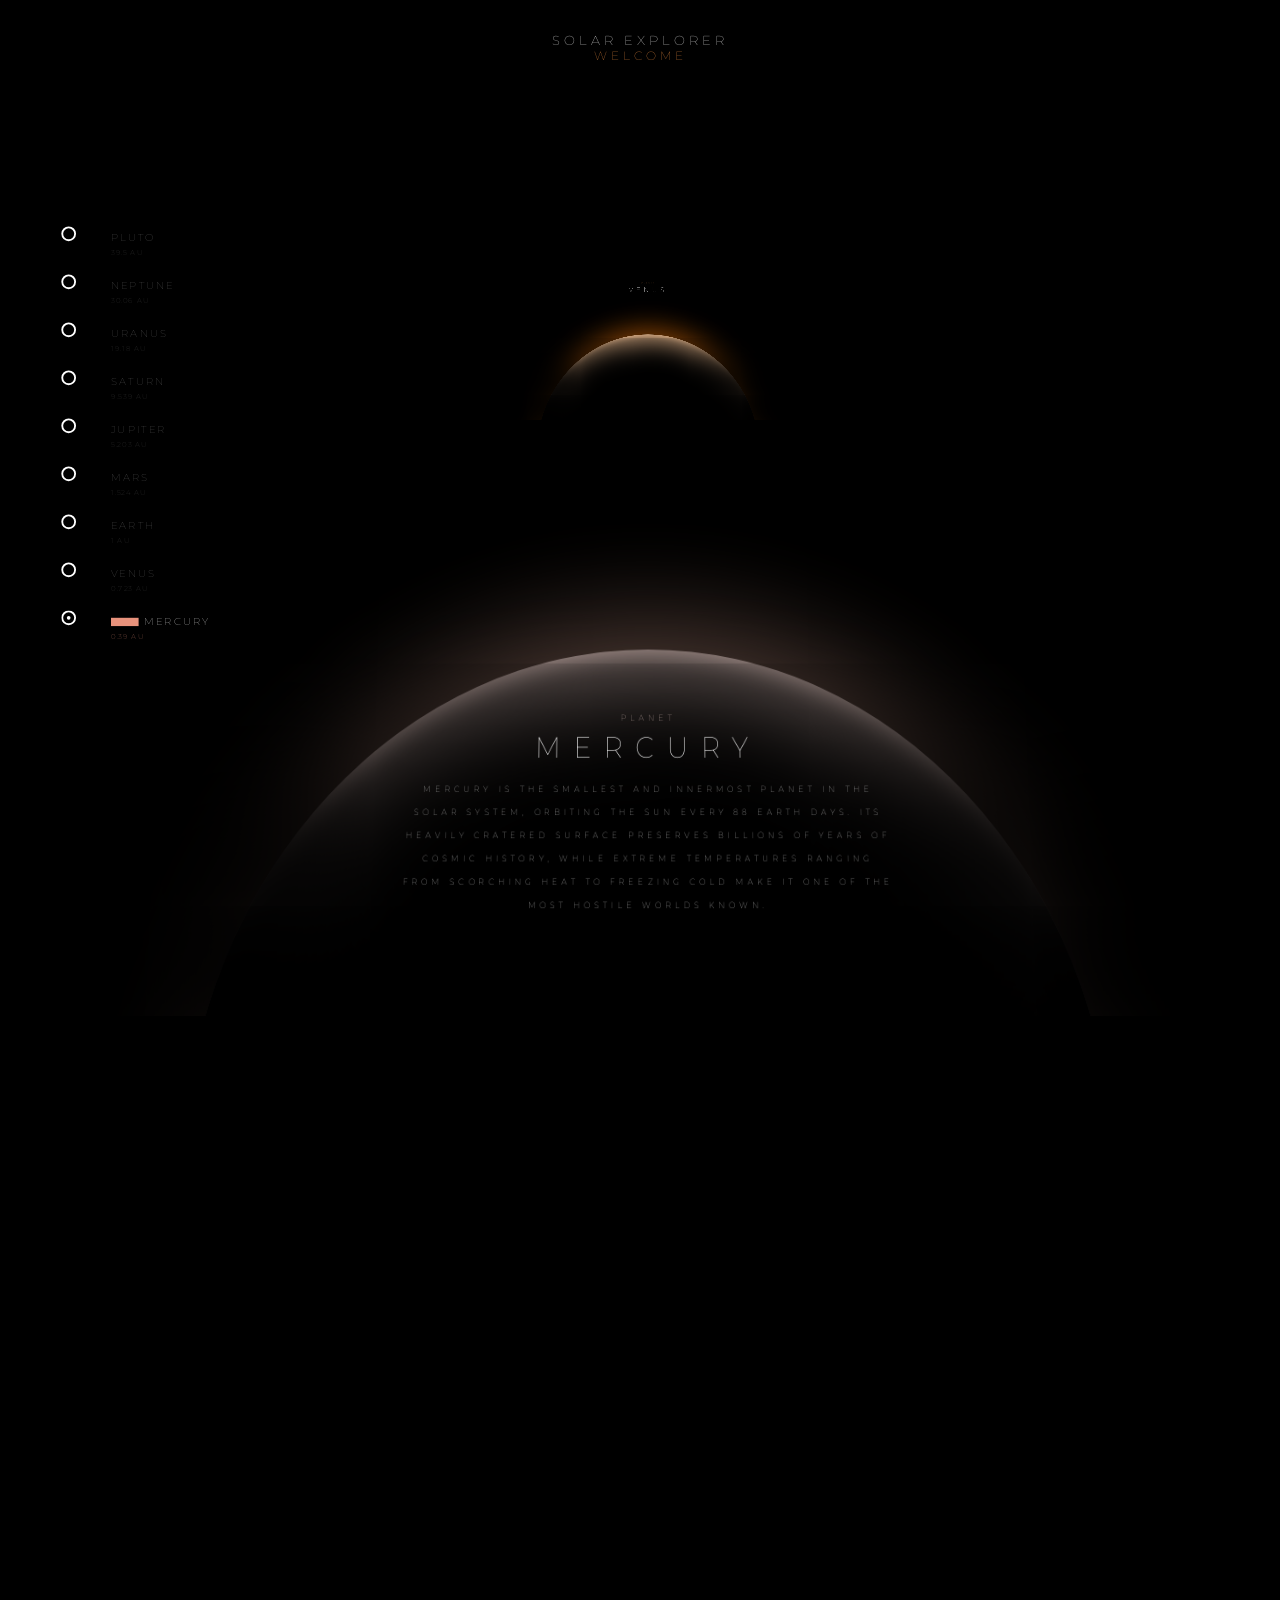
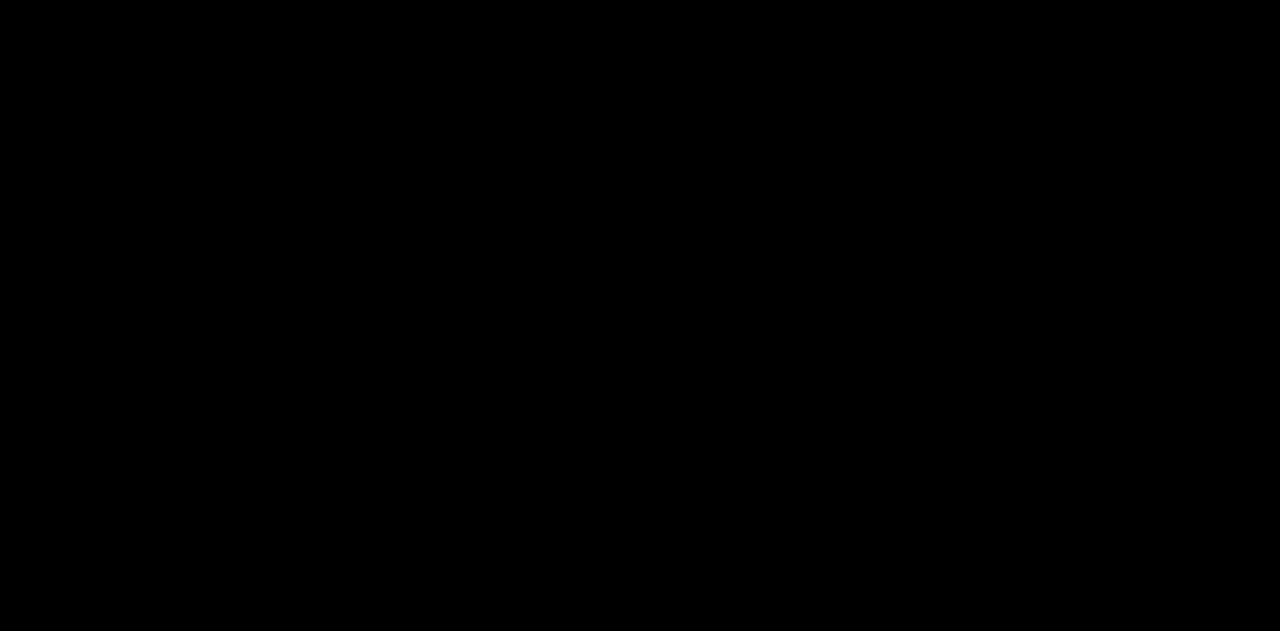
<file: index.html>
<!DOCTYPE html>

<html lang="en">
<head>
<meta charset="utf-8"/>
<meta content="width=device-width, initial-scale=1.0" name="viewport"/>
<link href="https://cdnjs.cloudflare.com/ajax/libs/font-awesome/4.7.0/css/font-awesome.css" rel="stylesheet"/>
<link href="style45.css" rel="stylesheet"/>
<title>Solar System Explorer</title>
</head>
<body>
<h1 class="logo">
    Solar explorer
    <span>WELCOME</span>
</h1>
<input class="planet9" id="pluto" name="planet" type="radio"/>
<label class="menu pluto" for="pluto">
<div class="preview"></div>
<div class="info">
<h2>
<div class="pip"></div>
        Pluto
      </h2>
<h3>39.5 AU</h3>
</div>
</label>
<input class="planet8" id="neptune" name="planet" type="radio"/>
<label class="menu neptune" for="neptune">
<div class="preview"></div>
<div class="info">
<h2>
<div class="pip"></div>
        Neptune
      </h2>
<h3>30.06 AU</h3>
</div>
</label>
<input class="planet7" id="uranus" name="planet" type="radio"/>
<label class="menu uranus" for="uranus">
<div class="preview"></div>
<div class="info">
<h2>
<div class="pip"></div>
        Uranus
      </h2>
<h3>19.18 AU</h3>
</div>
</label>
<input class="planet6" id="saturn" name="planet" type="radio"/>
<label class="menu saturn" for="saturn">
<div class="preview"></div>
<div class="info">
<h2>
<div class="pip"></div>
        Saturn
      </h2>
<h3>9.539 AU</h3>
</div>
</label>
<input class="planet5" id="jupiter" name="planet" type="radio"/>
<label class="jupiter menu" for="jupiter">
<div class="preview"></div>
<div class="info">
<h2>
<div class="pip"></div>
        Jupiter
      </h2>
<h3>5.203 AU</h3>
</div>
</label>
<input checked="checked" class="planet4" id="mars" name="planet" type="radio"/>
<label class="mars menu" for="mars">
<div class="preview"></div>
<div class="info">
<h2>
<div class="pip"></div>
        Mars
      </h2>
<h3>1.524 AU</h3>
</div>
</label>
<input checked="checked" class="planet3" id="earth" name="planet" type="radio"/>
<label class="earth menu" for="earth">
<div class="preview"></div>
<div class="info">
<h2>
<div class="pip"></div>
        Earth
      </h2>
<h3>1 AU</h3>
</div>
</label>
<input checked="checked" class="planet2" id="venus" name="planet" type="radio"/>
<label class="menu venus" for="venus">
<div class="preview"></div>
<div class="info">
<h2>
<div class="pip"></div>
        Venus
      </h2>
<h3>0.723 AU</h3>
</div>
</label>
<input checked="checked" class="planet1" id="mercury" name="planet" type="radio"/>
<label class="menu mercury" for="mercury">
<div class="preview"></div>
<div class="info">
<h2>
<div class="pip"></div>
        Mercury
      </h2>
<h3>0.39 AU</h3>
</div>
</label>
<div class="solar">
<div class="solar_systm">
<div class="mercury planet">
<div class="mercury planet_description">
<h2>Planet</h2>
<h1>Mercury</h1>
<p>Mercury is the smallest and innermost planet in the Solar System, orbiting the Sun every 88 Earth days. Its heavily cratered surface preserves billions of years of cosmic history, while extreme temperatures ranging from scorching heat to freezing cold make it one of the most hostile worlds known.</p>
</div>
<div class="overlay"></div>
</div>
</div>
<div class="solar_systm">
<div class="planet venus">
<div class="planet_description venus">
<h2>Planet</h2>
<h1>Venus</h1>
<p>Venus, often called Earth's twin due to its similar size and structure, is the hottest planet in the Solar System. A dense atmosphere composed mainly of carbon dioxide traps heat through an extreme greenhouse effect, creating surface temperatures exceeding 460°C.</p>
</div>
<div class="overlay"></div>
</div>
</div>
<div class="solar_systm">
<div class="earth planet">
<div class="moon moon">
<h3>Moon</h3>
<h2>Moon</h2>
</div>
<div class="m trajectory"></div>
<div class="earth planet_description">
<h2>Planet</h2>
<h1>Earth</h1>
<p>Earth is the only known planet capable of sustaining life, thanks to its unique combination of liquid water, a breathable atmosphere, and a protective magnetic field.</p>
</div>
<div class="overlay"></div>
</div>
</div>
<div class="solar_systm">
<div class="mars planet">
<div class="deimos moon">
<h3>Moon</h3>
<h2>Deimos</h2>
</div>
<div class="d trajectory"></div>
<div class="moon phoebos">
<h3>Moon</h3>
<h2>Phoebos</h2>
</div>
<div class="p trajectory"></div>
<div class="mars planet_description">
<h2>Planet</h2>
<h1>Mars</h1>
<p>Mars, known as the Red Planet, has fascinated scientists for centuries due to evidence suggesting it once possessed rivers, lakes, and possibly oceans. Home to Olympus Mons—the largest volcano in the Solar System—and the immense Valles Marineris canyon system.</p>
</div>
<div class="overlay"></div>
</div>
</div>
<div class="solar_systm">
<div class="jupiter planet">
<div class="lo moon">
<h3>Moon</h3>
<h2>Io</h2>
</div>
<div class="europa moon">
<h3>Moon</h3>
<h2>Europa</h2>
</div>
<div class="ganymede moon">
<h3>Moon</h3>
<h2>Ganymede</h2>
</div>
<div class="lop trajectory"></div>
<div class="eu trajectory"></div>
<div class="ga trajectory"></div>
<div class="jupiter planet_description">
<h2>Planet</h2>
<h1>Jupiter</h1>
<p>Jupiter is the giant ruler of the Solar System, containing more mass than all the other planets combined. Its turbulent atmosphere is dominated by colossal storms, including the legendary Great Red Spot, which has persisted for centuries. </p>
</div>
<div class="overlay"></div>
</div>
</div>
<div class="solar_systm">
<div class="planet saturn">
<div class="moon titan">
<h3>Moon</h3>
<h2>Titan</h2>
</div>
<div class="dione moon">
<h3>Moon</h3>
<h2>Dione</h2>
</div>
<div class="enceladus moon">
<h3>Moon</h3>
<h2>Enceladus</h2>
</div>
<div class="ti trajectory"></div>
<div class="di trajectory"></div>
<div class="enc trajectory"></div>
<div class="planet_description saturn">
<h2>Planet</h2>
<h1>Saturn</h1>
<p>Saturn is renowned for its breathtaking ring system, composed of countless particles of ice and rock orbiting the planet at incredible speeds. As the second-largest planet, Saturn hosts a diverse family of moons, including Titan, a world with rivers, lakes, and a dense atmosphere that resembles conditions on early Earth.</p>
</div>
<div class="overlay"></div>
</div>
</div>
<div class="solar_systm">
<div class="planet uranus">
<div class="miranda moon">
<h3>Moon</h3>
<h2>Miranda</h2>
</div>
<div class="ariel moon">
<h3>Moon</h3>
<h2>Ariel</h2>
</div>
<div class="moon umbriel">
<h3>Moon</h3>
<h2>Umbriel</h2>
</div>
<div class="mir trajectory"></div>
<div class="ari trajectory"></div>
<div class="trajectory umb"></div>
<div class="planet_description uranus">
<h2>Planet</h2>
<h1>Uranus</h1>
<p>Uranus is an ice giant unlike any other planet, rotating on its side at an angle of nearly 98 degrees. This unusual orientation produces some of the most extreme seasonal patterns in the Solar System. Beneath its blue-green atmosphere lies a cold and mysterious interior rich in water, ammonia, and methane ices.</p>
</div>
<div class="overlay"></div>
</div>
</div>
<div class="solar_systm">
<div class="neptune planet">
<div class="moon triton">
<h3>Moon</h3>
<h2>Triton</h2>
</div>
<div class="moon proteus">
<h3>Moon</h3>
<h2>Proteus</h2>
</div>
<div class="moon nereid">
<h3>Moon</h3>
<h2>Nereid</h2>
</div>
<div class="trajectory tri"></div>
<div class="pro trajectory"></div>
<div class="ner trajectory"></div>
<div class="neptune planet_description">
<h2>Planet</h2>
<h1>Neptune</h1>
<p>Neptune is the farthest major planet from the Sun and is known for its powerful supersonic winds. Its deep blue color comes from methane in its atmosphere, and it remains one of the coldest worlds in the Solar System.</p>
</div>
<div class="overlay"></div>
</div>
</div>
<div class="solar_systm">
<div class="planet pluto">
<div class="planet_description pluto">
<h2>Dwarf planet</h2>
<h1>Pluto</h1>
<p>Once recognized as the ninth planet, Pluto is now classified as a dwarf planet residing in the Kuiper Belt. Far from being a frozen relic, Pluto features towering ice mountains, vast nitrogen glaciers, and a surprisingly complex atmosphere. Its exploration by NASA's New Horizons mission revealed a world far more active and fascinating than previously imagined.</p>
</div>
<div class="overlay"> </div>
</div>
</div>
</div>
</body>
</html>
</file>
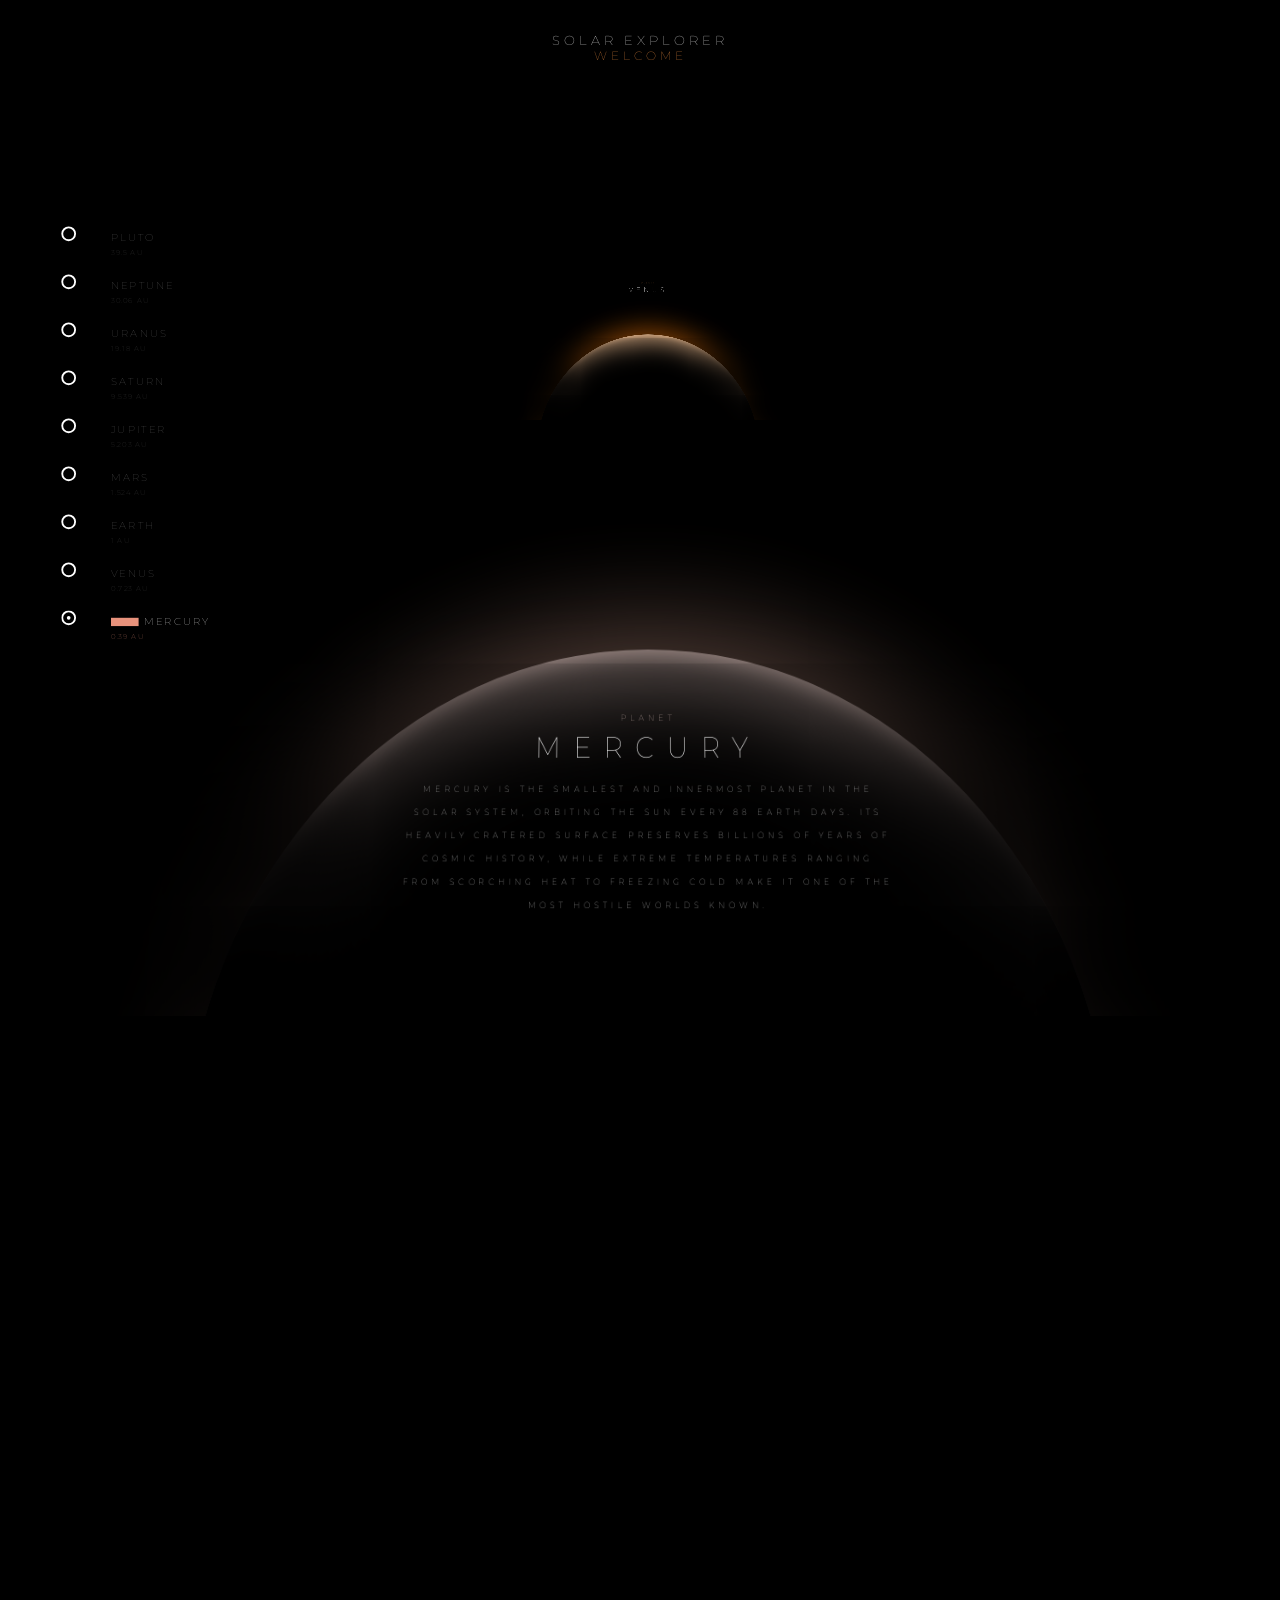
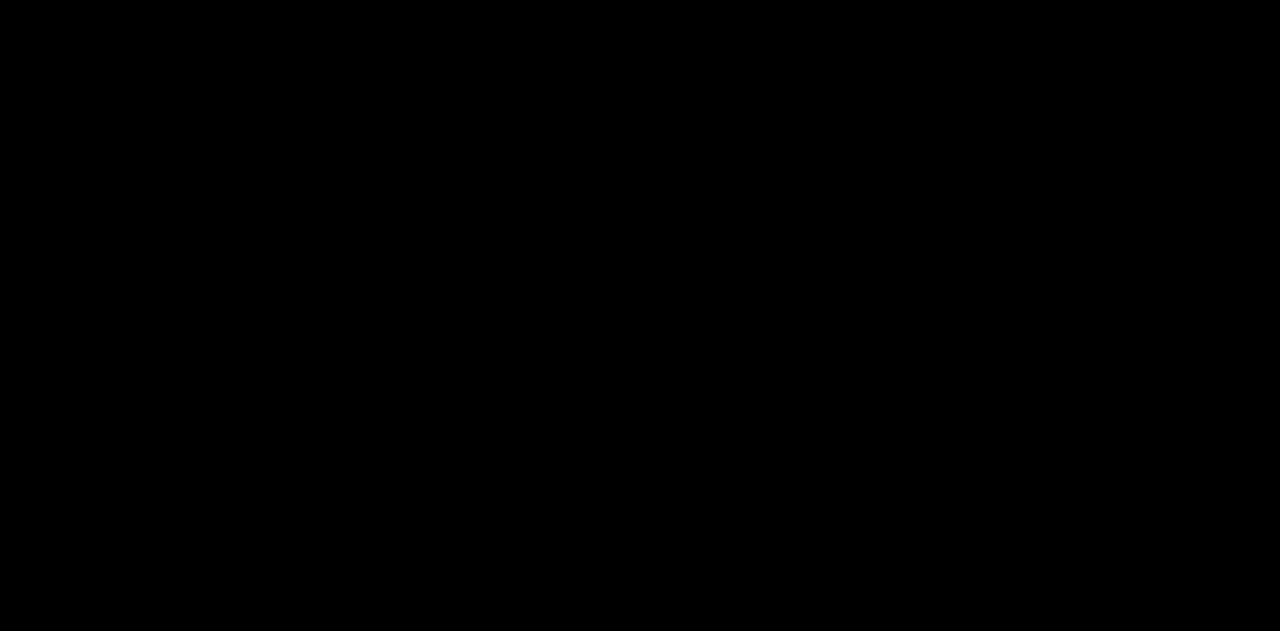
<file: index45.html>
<!DOCTYPE html>

<html lang="en">
<head>
<meta charset="utf-8"/>
<meta content="width=device-width, initial-scale=1.0" name="viewport"/>
<link href="https://cdnjs.cloudflare.com/ajax/libs/font-awesome/4.7.0/css/font-awesome.css" rel="stylesheet"/>
<link href="style45.css" rel="stylesheet"/>
<title>Solar System Explorer</title>
</head>
<body>
<h1 class="logo">
    Solar explorer
    <span>WELCOME</span>
</h1>
<input class="planet9" id="pluto" name="planet" type="radio"/>
<label class="menu pluto" for="pluto">
<div class="preview"></div>
<div class="info">
<h2>
<div class="pip"></div>
        Pluto
      </h2>
<h3>39.5 AU</h3>
</div>
</label>
<input class="planet8" id="neptune" name="planet" type="radio"/>
<label class="menu neptune" for="neptune">
<div class="preview"></div>
<div class="info">
<h2>
<div class="pip"></div>
        Neptune
      </h2>
<h3>30.06 AU</h3>
</div>
</label>
<input class="planet7" id="uranus" name="planet" type="radio"/>
<label class="menu uranus" for="uranus">
<div class="preview"></div>
<div class="info">
<h2>
<div class="pip"></div>
        Uranus
      </h2>
<h3>19.18 AU</h3>
</div>
</label>
<input class="planet6" id="saturn" name="planet" type="radio"/>
<label class="menu saturn" for="saturn">
<div class="preview"></div>
<div class="info">
<h2>
<div class="pip"></div>
        Saturn
      </h2>
<h3>9.539 AU</h3>
</div>
</label>
<input class="planet5" id="jupiter" name="planet" type="radio"/>
<label class="jupiter menu" for="jupiter">
<div class="preview"></div>
<div class="info">
<h2>
<div class="pip"></div>
        Jupiter
      </h2>
<h3>5.203 AU</h3>
</div>
</label>
<input checked="checked" class="planet4" id="mars" name="planet" type="radio"/>
<label class="mars menu" for="mars">
<div class="preview"></div>
<div class="info">
<h2>
<div class="pip"></div>
        Mars
      </h2>
<h3>1.524 AU</h3>
</div>
</label>
<input checked="checked" class="planet3" id="earth" name="planet" type="radio"/>
<label class="earth menu" for="earth">
<div class="preview"></div>
<div class="info">
<h2>
<div class="pip"></div>
        Earth
      </h2>
<h3>1 AU</h3>
</div>
</label>
<input checked="checked" class="planet2" id="venus" name="planet" type="radio"/>
<label class="menu venus" for="venus">
<div class="preview"></div>
<div class="info">
<h2>
<div class="pip"></div>
        Venus
      </h2>
<h3>0.723 AU</h3>
</div>
</label>
<input checked="checked" class="planet1" id="mercury" name="planet" type="radio"/>
<label class="menu mercury" for="mercury">
<div class="preview"></div>
<div class="info">
<h2>
<div class="pip"></div>
        Mercury
      </h2>
<h3>0.39 AU</h3>
</div>
</label>
<div class="solar">
<div class="solar_systm">
<div class="mercury planet">
<div class="mercury planet_description">
<h2>Planet</h2>
<h1>Mercury</h1>
<p>Mercury is the smallest and innermost planet in the Solar System, orbiting the Sun every 88 Earth days. Its heavily cratered surface preserves billions of years of cosmic history, while extreme temperatures ranging from scorching heat to freezing cold make it one of the most hostile worlds known.</p>
</div>
<div class="overlay"></div>
</div>
</div>
<div class="solar_systm">
<div class="planet venus">
<div class="planet_description venus">
<h2>Planet</h2>
<h1>Venus</h1>
<p>Venus, often called Earth's twin due to its similar size and structure, is the hottest planet in the Solar System. A dense atmosphere composed mainly of carbon dioxide traps heat through an extreme greenhouse effect, creating surface temperatures exceeding 460°C.</p>
</div>
<div class="overlay"></div>
</div>
</div>
<div class="solar_systm">
<div class="earth planet">
<div class="moon moon">
<h3>Moon</h3>
<h2>Moon</h2>
</div>
<div class="m trajectory"></div>
<div class="earth planet_description">
<h2>Planet</h2>
<h1>Earth</h1>
<p>Earth is the only known planet capable of sustaining life, thanks to its unique combination of liquid water, a breathable atmosphere, and a protective magnetic field.</p>
</div>
<div class="overlay"></div>
</div>
</div>
<div class="solar_systm">
<div class="mars planet">
<div class="deimos moon">
<h3>Moon</h3>
<h2>Deimos</h2>
</div>
<div class="d trajectory"></div>
<div class="moon phoebos">
<h3>Moon</h3>
<h2>Phoebos</h2>
</div>
<div class="p trajectory"></div>
<div class="mars planet_description">
<h2>Planet</h2>
<h1>Mars</h1>
<p>Mars, known as the Red Planet, has fascinated scientists for centuries due to evidence suggesting it once possessed rivers, lakes, and possibly oceans. Home to Olympus Mons—the largest volcano in the Solar System—and the immense Valles Marineris canyon system.</p>
</div>
<div class="overlay"></div>
</div>
</div>
<div class="solar_systm">
<div class="jupiter planet">
<div class="lo moon">
<h3>Moon</h3>
<h2>Io</h2>
</div>
<div class="europa moon">
<h3>Moon</h3>
<h2>Europa</h2>
</div>
<div class="ganymede moon">
<h3>Moon</h3>
<h2>Ganymede</h2>
</div>
<div class="lop trajectory"></div>
<div class="eu trajectory"></div>
<div class="ga trajectory"></div>
<div class="jupiter planet_description">
<h2>Planet</h2>
<h1>Jupiter</h1>
<p>Jupiter is the giant ruler of the Solar System, containing more mass than all the other planets combined. Its turbulent atmosphere is dominated by colossal storms, including the legendary Great Red Spot, which has persisted for centuries. </p>
</div>
<div class="overlay"></div>
</div>
</div>
<div class="solar_systm">
<div class="planet saturn">
<div class="moon titan">
<h3>Moon</h3>
<h2>Titan</h2>
</div>
<div class="dione moon">
<h3>Moon</h3>
<h2>Dione</h2>
</div>
<div class="enceladus moon">
<h3>Moon</h3>
<h2>Enceladus</h2>
</div>
<div class="ti trajectory"></div>
<div class="di trajectory"></div>
<div class="enc trajectory"></div>
<div class="planet_description saturn">
<h2>Planet</h2>
<h1>Saturn</h1>
<p>Saturn is renowned for its breathtaking ring system, composed of countless particles of ice and rock orbiting the planet at incredible speeds. As the second-largest planet, Saturn hosts a diverse family of moons, including Titan, a world with rivers, lakes, and a dense atmosphere that resembles conditions on early Earth.</p>
</div>
<div class="overlay"></div>
</div>
</div>
<div class="solar_systm">
<div class="planet uranus">
<div class="miranda moon">
<h3>Moon</h3>
<h2>Miranda</h2>
</div>
<div class="ariel moon">
<h3>Moon</h3>
<h2>Ariel</h2>
</div>
<div class="moon umbriel">
<h3>Moon</h3>
<h2>Umbriel</h2>
</div>
<div class="mir trajectory"></div>
<div class="ari trajectory"></div>
<div class="trajectory umb"></div>
<div class="planet_description uranus">
<h2>Planet</h2>
<h1>Uranus</h1>
<p>Uranus is an ice giant unlike any other planet, rotating on its side at an angle of nearly 98 degrees. This unusual orientation produces some of the most extreme seasonal patterns in the Solar System. Beneath its blue-green atmosphere lies a cold and mysterious interior rich in water, ammonia, and methane ices.</p>
</div>
<div class="overlay"></div>
</div>
</div>
<div class="solar_systm">
<div class="neptune planet">
<div class="moon triton">
<h3>Moon</h3>
<h2>Triton</h2>
</div>
<div class="moon proteus">
<h3>Moon</h3>
<h2>Proteus</h2>
</div>
<div class="moon nereid">
<h3>Moon</h3>
<h2>Nereid</h2>
</div>
<div class="trajectory tri"></div>
<div class="pro trajectory"></div>
<div class="ner trajectory"></div>
<div class="neptune planet_description">
<h2>Planet</h2>
<h1>Neptune</h1>
<p>Neptune is the farthest major planet from the Sun and is known for its powerful supersonic winds. Its deep blue color comes from methane in its atmosphere, and it remains one of the coldest worlds in the Solar System.</p>
</div>
<div class="overlay"></div>
</div>
</div>
<div class="solar_systm">
<div class="planet pluto">
<div class="planet_description pluto">
<h2>Dwarf planet</h2>
<h1>Pluto</h1>
<p>Once recognized as the ninth planet, Pluto is now classified as a dwarf planet residing in the Kuiper Belt. Far from being a frozen relic, Pluto features towering ice mountains, vast nitrogen glaciers, and a surprisingly complex atmosphere. Its exploration by NASA's New Horizons mission revealed a world far more active and fascinating than previously imagined.</p>
</div>
<div class="overlay"> </div>
</div>
</div>
</div>
</body>
</html>
</file>
<file: style45.css>
@import url("https://fonts.googleapis.com/css?family=Montserrat:300,400,700");
.solar_systm {
  transform-style: preserve-3d;
  pointer-events: none;
  height: 100%;
  position: absolute;
  left: 0;
  right: 0;
}

* {
  -webkit-user-select: none;
  /* Chrome all / Safari all */
  -moz-user-select: none;
  /* Firefox all */
  -ms-user-select: none;
  /* IE 10+ */
  user-select: none;
  /* Likely future */
}

body .solar_systm .planet, body input[type=radio][name=planet]::after, body .overlay {
  position: absolute;
  left: 0;
  right: 0;
  top: 50%;
  transform: translateY(-50%);
  margin: auto;
}

body .solar_systm .planet.neptune .trajectory.ner, body .solar_systm .planet.neptune .trajectory.pro, body .solar_systm .planet.neptune .trajectory.tri, body .solar_systm .planet.uranus .trajectory.umb, body .solar_systm .planet.uranus .trajectory.ari, body .solar_systm .planet.uranus .trajectory.mir, body .solar_systm .planet.saturn .trajectory.enc, body .solar_systm .planet.saturn .trajectory.di, body .solar_systm .planet.saturn .trajectory.ti, body .solar_systm .planet.jupiter .trajectory.ga, body .solar_systm .planet.jupiter .trajectory.eu, body .solar_systm .planet.jupiter .trajectory.lop, body .solar_systm .planet.mars .trajectory.p, body .solar_systm .planet.mars .trajectory.d, body .solar_systm .planet.earth .trajectory.m {
  border: 2px dashed white;
  position: absolute;
  border-radius: 3400px;
  background: none !important;
  z-index: -2;
}

body .solar_systm .planet {
  height: 1200px;
  width: 1200px;
  border-radius: 600px;
  background: red;
  transition: transform 2.8s 0.23s cubic-bezier(0.33, 0, 0, 1), opacity 2s 0.8s, box-shadow 0s 0s;
  background-size: 1140px 910px !important;
  top: auto;
  bottom: -920px;
}
body .solar_systm .planet .moon {
  height: 200px;
  width: 200px;
  border-radius: 600px;
  background: red;
  position: absolute;
  text-align: center;
  color: white;
  text-transform: uppercase;
  opacity: 0;
  transition: all 0.6s 0.2s;
}
body .solar_systm .planet .moon h2 {
  font-weight: 100;
  font-size: 40px;
  letter-spacing: 5px;
  margin: 0;
  position: relative;
  top: -120px;
}
body .solar_systm .planet .moon h3 {
  font-weight: 100;
  font-size: 20px;
  letter-spacing: 5px;
  color: #fea082;
  margin: 0;
  position: relative;
  top: -120px;
}
@keyframes planet {
  from {
    background-position-y: 0px;
  }
  to {
    background-position-y: -1000px;
  }
}

body .solar {
  position: absolute;
  transform: rotatex(-20deg);
  perspective: 800px;
  width: 100%;
  height: 100%;
  transform-style: preserve-3d;
}

body input[type=radio][name=planet]::after {
  width: 220px;
  height: 220px;
  border-radius: 550px;
  appearance: none;
  outline: none;
  cursor: pointer;
  z-index: 12;
  left: 18px;
  bottom: 282px;
}

body {
  overflow: hidden;
  background: black;
  height: 100vh;
  font-family: "Montserrat", sans-serif;
}
body .logo {
  color: white;
  position: absolute;
  top: 40px;
  left: 0;
  right: 0;
  margin: auto;
  text-align: center;
  font-size: 14px;
  text-transform: uppercase;
  font-weight: 100;
  letter-spacing: 4px;
}
body .logo span {
  font-size: 12px;
  color: #f39041;
  display: block;
}
body label {
  cursor: pointer;
}
body label.mercury > .preview {
  background: url("https://www.solarsystemscope.com/images/textures/full/2k_makemake_fictional.jpg") !important;
}
body label.venus > .preview {
  background: url("https://nasa3d.arc.nasa.gov/shared_assets/images/ven0aaa2/ven0aaa2-copy-428-321.jpg") !important;
}
body label.earth > .preview {
  background: url("https://img00.deviantart.net/04ef/i/2009/114/3/e/new_earth_texture_map_by_lightondesigns.jpg") !important;
}
body label.mars > .preview {
  background: url("https://s3-us-west-2.amazonaws.com/s.cdpn.io/217233/mars_texture.jpg") !important;
}
body label.jupiter > .preview {
  background: url("https://www.jpl.nasa.gov/spaceimages/images/largesize/PIA07782_hires.jpg") !important;
}
body label.saturn > .preview {
  background: url("https://www.solarsystemscope.com/images/textures/full/2k_saturn.jpg") !important;
}
body label.uranus > .preview {
  background: url("https://img00.deviantart.net/957c/i/2017/165/4/9/uranus_texture_map_by_jcpag2010-db7yjwb.png") !important;
}
body label.neptune > .preview {
  background: url("https://img00.deviantart.net/f068/i/2017/165/b/c/neptune_texture_map_by_jcpag2010-dbcjcv5.png") !important;
}
body label.pluto > .preview {
  background: url("https://pre00.deviantart.net/4677/th/pre/f/2015/314/4/e/pluto_map__2015_nov_10__by_snowfall_the_cat-d918tlb.png") !important;
}
body label.menu {
  color: white;
  display: block;
  position: absolute;
  cursor: pointer;
  left: 90px;
  z-index: 2;
}
body label.menu:after {
  display: block;
  width: 12px;
  height: 12px;
  border: 2px solid white;
  border-radius: 60px;
  content: "";
  z-index: 2;
  position: absolute;
  top: -4px;
  left: -4px;
}
body label.menu:hover h2, body label.menu:hover h3 {
  opacity: 1;
}
body label.menu.mercury h2 .pip {
  background: #E8927C;
}
body label.menu.venus h2 .pip {
  background: #b45d15;
}
body label.menu.earth h2 .pip {
  background: #26daaa;
}
body label.menu.mars h2 .pip {
  background: #e55f45;
}
body label.menu.jupiter h2 .pip {
  background: orange;
}
body label.menu.saturn h2 .pip {
  background: #b29d81;
}
body label.menu.uranus h2 .pip {
  background: #8dcdd8;
}
body label.menu.neptune h2 .pip {
  background: #4f83e2;
}
body label.menu.pluto h2 .pip {
  background: #FF8732;
}
body label.menu .preview {
  width: 30px;
  height: 30px;
  background: yellow;
  float: left;
  background-size: auto 100% !important;
  position: absolute;
  border-radius: 100px;
  box-shadow: 0 -13px 10px 2px black inset;
}
body label.menu .info {
  position: relative;
  left: 50px;
  top: 1px;
}
body label.menu h2,
body label.menu h3 {
  text-transform: uppercase;
  margin: 0;
  font-weight: 100;
  letter-spacing: 2px;
}
body label.menu h2 {
  font-size: 11px;
  opacity: 0.4;
  margin-bottom: 4px;
}
body label.menu h2 .pip {
  width: 0;
  height: 9px;
  background: #fea082;
  float: left;
  position: relative;
  top: 3px;
  transition: all 0.3s;
  margin-right: 0px;
}
body label.menu h3 {
  font-size: 8px;
  letter-spacing: 1px;
  transition: all 0.3s;
  opacity: 0.3;
}
body label.menu:nth-of-type(1) {
  top: calc(50vh + 100px + ((14px + 34px) * 1) + 0px - 369px);
}
body label.menu:nth-of-type(2) {
  top: calc(50vh + 100px + ((14px + 34px) * 2) + 0px - 369px);
}
body label.menu:nth-of-type(3) {
  top: calc(50vh + 100px + ((14px + 34px) * 3) + 0px - 369px);
}
body label.menu:nth-of-type(4) {
  top: calc(50vh + 100px + ((14px + 34px) * 4) + 0px - 369px);
}
body label.menu:nth-of-type(5) {
  top: calc(50vh + 100px + ((14px + 34px) * 5) + 0px - 369px);
}
body label.menu:nth-of-type(6) {
  top: calc(50vh + 100px + ((14px + 34px) * 6) + 0px - 369px);
}
body label.menu:nth-of-type(7) {
  top: calc(50vh + 100px + ((14px + 34px) * 7) + 0px - 369px);
}
body label.menu:nth-of-type(8) {
  top: calc(50vh + 100px + ((14px + 34px) * 8) + 0px - 369px);
}
body label.menu:nth-of-type(9) {
  top: calc(50vh + 100px + ((14px + 34px) * 9) + 0px - 369px);
}
body input.read {
  display: none;
}
body .read:checked + label + input + .panel {
  right: 0;
}
body .read:checked + label {
  width: calc(100% - 420px);
}
body .read:checked + label::after {
  opacity: 1;
  left: 0;
}
body .read:checked + label + label {
  transition: all 0.3s 0.6s;
  opacity: 1;
}
body .read:not(:checked) + label + label {
  transition: all 0.3s 0s;
  opacity: 0;
}
body label.close {
  position: absolute;
  right: 60px;
  opacity: 0;
  transition: all 0.3s 0.4s;
  z-index: 3;
  top: 65px;
}
body label.closeBig {
  position: absolute;
  top: 0;
  left: 0;
  z-index: 3;
  height: 100vh;
  transition: all 0.2s;
  z-index: 10;
  width: 0;
  background: rgba(56, 37, 99, 0.38);
}
body label.closeBig::after {
  content: "Back";
  text-align: center;
  font-size: 30px;
  color: white;
  position: absolute;
  left: -140px;
  opacity: 0;
  right: 0;
  top: 50%;
  transform: translateY(-50%);
}
body .overlay {
  border-bottom: 1020px solid black;
  width: 1800px;
  height: 620px;
  top: auto;
  -webkit-transform: none;
  transform: none;
  top: -240px;
  left: -303px;
  opacity: 1;
  border-radius: 100%;
  z-index: 0;
  box-shadow: 0px -190px 215px 110px black inset;
}
body input[type=radio][name=planet] {
  appearance: none;
}
body input[type=radio][name=planet]::after {
  content: "";
}
body input[type=radio][name=planet].planet1:checked::after {
  display: none;
}
body input[type=radio][name=planet].planet1:checked + label + input::after {
  display: none;
}
body input[type=radio][name=planet].planet1:checked + label + div .solar_systm:nth-of-type(1) {
  pointer-events: all;
}
body input[type=radio][name=planet].planet1:checked + label + div .solar_systm:nth-of-type(1) .planet {
  transform: translateZ(0px) translateY(0) rotatex(4deg) scaleX(0.89);
  opacity: 2;
  animation: planet 60s 3.9s infinite linear;
}
body input[type=radio][name=planet].planet1:checked + label + div .solar_systm:nth-of-type(1) .planet_description {
  opacity: 1;
  transition: all 0.6s 2.6s;
}
body input[type=radio][name=planet].planet1:checked + label + div .solar_systm:nth-of-type(1) .planet_description h2,
body input[type=radio][name=planet].planet1:checked + label + div .solar_systm:nth-of-type(1) .planet_description h1 {
  position: relative;
  top: 0px;
  transition: all 0.5s 3s;
}
body input[type=radio][name=planet].planet1:checked + label + div .solar_systm:nth-of-type(1) .planet_description p,
body input[type=radio][name=planet].planet1:checked + label + div .solar_systm:nth-of-type(1) .planet_description a {
  transition: all 1s 3.5s, padding 0.3s 0s;
  opacity: 1;
}
body input[type=radio][name=planet].planet1:checked + label + div .solar_systm:nth-of-type(1) .planet .moon {
  opacity: 1;
  transition: all 1s 3.2s;
}
body input[type=radio][name=planet].planet1:checked + label + div .solar_systm:nth-of-type(1) .planet .trajectory {
  opacity: 0.2;
  transition: all 0.6s 2.9s;
}
body input[type=radio][name=planet].planet1:checked + label + div .solar_systm:nth-of-type(1) .planet .overlay {
  opacity: 1;
  top: -240px;
}
body input[type=radio][name=planet].planet1:checked + label + div .solar_systm:nth-of-type(2) .planet {
  transform: translateZ(-2300px) translateY(0) rotatex(4deg) scaleX(0.89);
  opacity: 1;
}
body input[type=radio][name=planet].planet1:checked + label + div .solar_systm:nth-of-type(3) .planet {
  transform: translateZ(-4600px) translateY(0) rotatex(4deg) scaleX(0.89);
  opacity: 0;
}
body input[type=radio][name=planet].planet1:checked + label + div .solar_systm:nth-of-type(4) .planet {
  transform: translateZ(-6900px) translateY(0) rotatex(4deg) scaleX(0.89);
  opacity: -1;
}
body input[type=radio][name=planet].planet1:checked + label + div .solar_systm:nth-of-type(5) .planet {
  transform: translateZ(-9200px) translateY(0) rotatex(4deg) scaleX(0.89);
  opacity: -2;
}
body input[type=radio][name=planet].planet1:checked + label + div .solar_systm:nth-of-type(6) .planet {
  transform: translateZ(-11500px) translateY(0) rotatex(4deg) scaleX(0.89);
  opacity: -3;
}
body input[type=radio][name=planet].planet1:checked + label + div .solar_systm:nth-of-type(7) .planet {
  transform: translateZ(-13800px) translateY(0) rotatex(4deg) scaleX(0.89);
  opacity: -4;
}
body input[type=radio][name=planet].planet1:checked + label + div .solar_systm:nth-of-type(8) .planet {
  transform: translateZ(-16100px) translateY(0) rotatex(4deg) scaleX(0.89);
  opacity: -5;
}
body input[type=radio][name=planet].planet1:checked + label + div .solar_systm:nth-of-type(9) .planet {
  transform: translateZ(-18400px) translateY(0) rotatex(4deg) scaleX(0.89);
  opacity: -6;
}
body input[type=radio][name=planet].planet1:checked + label.mercury > .info h3 {
  color: #E8927C;
}
body input[type=radio][name=planet].planet1:checked + label.venus > .info h3 {
  color: #b45d15;
}
body input[type=radio][name=planet].planet1:checked + label.earth > .info h3 {
  color: #26daaa;
}
body input[type=radio][name=planet].planet1:checked + label.mars > .info h3 {
  color: #e55f45;
}
body input[type=radio][name=planet].planet1:checked + label.jupiter > .info h3 {
  color: orange;
}
body input[type=radio][name=planet].planet1:checked + label.saturn > .info h3 {
  color: #b29d81;
}
body input[type=radio][name=planet].planet1:checked + label.uranus > .info h3 {
  color: #8dcdd8;
}
body input[type=radio][name=planet].planet1:checked + label.neptune > .info h3 {
  color: #4f83e2;
}
body input[type=radio][name=planet].planet1:checked + label.pluto > .info h3 {
  color: #FF8732;
}
body input[type=radio][name=planet].planet1:checked + label {
  opacity: 1;
}
body input[type=radio][name=planet].planet1:checked + label:before {
  display: block;
  width: 4px;
  height: 4px;
  position: absolute;
  left: 2px;
  top: 2px;
  z-index: 2;
  background: white;
  border-radius: 4px;
  content: "";
}
body input[type=radio][name=planet].planet1:checked + label > .info h2 {
  opacity: 1;
}
body input[type=radio][name=planet].planet1:checked + label > .info h2 .pip {
  width: 30px;
  margin-right: 6px;
}
body input[type=radio][name=planet].planet1:checked + label > .info h3 {
  opacity: 1;
  color: #fea082;
}
body input[type=radio][name=planet] {
  appearance: none;
}
body input[type=radio][name=planet]::after {
  content: "";
}
body input[type=radio][name=planet].planet2:checked::after {
  display: none;
}
body input[type=radio][name=planet].planet2:checked + label + input::after {
  display: none;
}
body input[type=radio][name=planet].planet2:checked + label + input + label + input::after {
  display: none;
}
body input[type=radio][name=planet].planet2:checked + label + input + label + div .solar_systm:nth-of-type(2) {
  pointer-events: all;
}
body input[type=radio][name=planet].planet2:checked + label + input + label + div .solar_systm:nth-of-type(1) .planet {
  transform: translateZ(2300px) translateY(0) rotatex(4deg) scaleX(0.89);
  opacity: 3;
}
body input[type=radio][name=planet].planet2:checked + label + input + label + div .solar_systm:nth-of-type(2) .planet {
  transform: translateZ(0px) translateY(0) rotatex(4deg) scaleX(0.89);
  opacity: 2;
  animation: planet 60s 3.9s infinite linear;
}
body input[type=radio][name=planet].planet2:checked + label + input + label + div .solar_systm:nth-of-type(2) .planet_description {
  opacity: 1;
  transition: all 0.6s 2.6s;
}
body input[type=radio][name=planet].planet2:checked + label + input + label + div .solar_systm:nth-of-type(2) .planet_description h2,
body input[type=radio][name=planet].planet2:checked + label + input + label + div .solar_systm:nth-of-type(2) .planet_description h1 {
  position: relative;
  top: 0px;
  transition: all 0.5s 3s;
}
body input[type=radio][name=planet].planet2:checked + label + input + label + div .solar_systm:nth-of-type(2) .planet_description p,
body input[type=radio][name=planet].planet2:checked + label + input + label + div .solar_systm:nth-of-type(2) .planet_description a {
  transition: all 1s 3.5s, padding 0.3s 0s;
  opacity: 1;
}
body input[type=radio][name=planet].planet2:checked + label + input + label + div .solar_systm:nth-of-type(2) .planet .moon {
  opacity: 1;
  transition: all 1s 3.2s;
}
body input[type=radio][name=planet].planet2:checked + label + input + label + div .solar_systm:nth-of-type(2) .planet .trajectory {
  opacity: 0.2;
  transition: all 0.6s 2.9s;
}
body input[type=radio][name=planet].planet2:checked + label + input + label + div .solar_systm:nth-of-type(2) .planet .overlay {
  opacity: 1;
  top: -240px;
}
body input[type=radio][name=planet].planet2:checked + label + input + label + div .solar_systm:nth-of-type(3) .planet {
  transform: translateZ(-2300px) translateY(0) rotatex(4deg) scaleX(0.89);
  opacity: 1;
}
body input[type=radio][name=planet].planet2:checked + label + input + label + div .solar_systm:nth-of-type(4) .planet {
  transform: translateZ(-4600px) translateY(0) rotatex(4deg) scaleX(0.89);
  opacity: 0;
}
body input[type=radio][name=planet].planet2:checked + label + input + label + div .solar_systm:nth-of-type(5) .planet {
  transform: translateZ(-6900px) translateY(0) rotatex(4deg) scaleX(0.89);
  opacity: -1;
}
body input[type=radio][name=planet].planet2:checked + label + input + label + div .solar_systm:nth-of-type(6) .planet {
  transform: translateZ(-9200px) translateY(0) rotatex(4deg) scaleX(0.89);
  opacity: -2;
}
body input[type=radio][name=planet].planet2:checked + label + input + label + div .solar_systm:nth-of-type(7) .planet {
  transform: translateZ(-11500px) translateY(0) rotatex(4deg) scaleX(0.89);
  opacity: -3;
}
body input[type=radio][name=planet].planet2:checked + label + input + label + div .solar_systm:nth-of-type(8) .planet {
  transform: translateZ(-13800px) translateY(0) rotatex(4deg) scaleX(0.89);
  opacity: -4;
}
body input[type=radio][name=planet].planet2:checked + label + input + label + div .solar_systm:nth-of-type(9) .planet {
  transform: translateZ(-16100px) translateY(0) rotatex(4deg) scaleX(0.89);
  opacity: -5;
}
body input[type=radio][name=planet].planet2:checked + label.mercury > .info h3 {
  color: #E8927C;
}
body input[type=radio][name=planet].planet2:checked + label.venus > .info h3 {
  color: #b45d15;
}
body input[type=radio][name=planet].planet2:checked + label.earth > .info h3 {
  color: #26daaa;
}
body input[type=radio][name=planet].planet2:checked + label.mars > .info h3 {
  color: #e55f45;
}
body input[type=radio][name=planet].planet2:checked + label.jupiter > .info h3 {
  color: orange;
}
body input[type=radio][name=planet].planet2:checked + label.saturn > .info h3 {
  color: #b29d81;
}
body input[type=radio][name=planet].planet2:checked + label.uranus > .info h3 {
  color: #8dcdd8;
}
body input[type=radio][name=planet].planet2:checked + label.neptune > .info h3 {
  color: #4f83e2;
}
body input[type=radio][name=planet].planet2:checked + label.pluto > .info h3 {
  color: #FF8732;
}
body input[type=radio][name=planet].planet2:checked + label {
  opacity: 1;
}
body input[type=radio][name=planet].planet2:checked + label:before {
  display: block;
  width: 4px;
  height: 4px;
  position: absolute;
  left: 2px;
  top: 2px;
  z-index: 2;
  background: white;
  border-radius: 4px;
  content: "";
}
body input[type=radio][name=planet].planet2:checked + label > .info h2 {
  opacity: 1;
}
body input[type=radio][name=planet].planet2:checked + label > .info h2 .pip {
  width: 30px;
  margin-right: 6px;
}
body input[type=radio][name=planet].planet2:checked + label > .info h3 {
  opacity: 1;
  color: #fea082;
}
body input[type=radio][name=planet] {
  appearance: none;
}
body input[type=radio][name=planet]::after {
  content: "";
}
body input[type=radio][name=planet].planet3:checked::after {
  display: none;
}
body input[type=radio][name=planet].planet3:checked + label + input::after {
  display: none;
}
body input[type=radio][name=planet].planet3:checked + label + input + label + input::after {
  display: none;
}
body input[type=radio][name=planet].planet3:checked + label + input + label + input + label + input::after {
  display: none;
}
body input[type=radio][name=planet].planet3:checked + label + input + label + input + label + div .solar_systm:nth-of-type(3) {
  pointer-events: all;
}
body input[type=radio][name=planet].planet3:checked + label + input + label + input + label + div .solar_systm:nth-of-type(1) .planet {
  transform: translateZ(4600px) translateY(0) rotatex(4deg) scaleX(0.89);
  opacity: 4;
}
body input[type=radio][name=planet].planet3:checked + label + input + label + input + label + div .solar_systm:nth-of-type(2) .planet {
  transform: translateZ(2300px) translateY(0) rotatex(4deg) scaleX(0.89);
  opacity: 3;
}
body input[type=radio][name=planet].planet3:checked + label + input + label + input + label + div .solar_systm:nth-of-type(3) .planet {
  transform: translateZ(0px) translateY(0) rotatex(4deg) scaleX(0.89);
  opacity: 2;
  animation: planet 60s 3.9s infinite linear;
}
body input[type=radio][name=planet].planet3:checked + label + input + label + input + label + div .solar_systm:nth-of-type(3) .planet_description {
  opacity: 1;
  transition: all 0.6s 2.6s;
}
body input[type=radio][name=planet].planet3:checked + label + input + label + input + label + div .solar_systm:nth-of-type(3) .planet_description h2,
body input[type=radio][name=planet].planet3:checked + label + input + label + input + label + div .solar_systm:nth-of-type(3) .planet_description h1 {
  position: relative;
  top: 0px;
  transition: all 0.5s 3s;
}
body input[type=radio][name=planet].planet3:checked + label + input + label + input + label + div .solar_systm:nth-of-type(3) .planet_description p,
body input[type=radio][name=planet].planet3:checked + label + input + label + input + label + div .solar_systm:nth-of-type(3) .planet_description a {
  transition: all 1s 3.5s, padding 0.3s 0s;
  opacity: 1;
}
body input[type=radio][name=planet].planet3:checked + label + input + label + input + label + div .solar_systm:nth-of-type(3) .planet .moon {
  opacity: 1;
  transition: all 1s 3.2s;
}
body input[type=radio][name=planet].planet3:checked + label + input + label + input + label + div .solar_systm:nth-of-type(3) .planet .trajectory {
  opacity: 0.2;
  transition: all 0.6s 2.9s;
}
body input[type=radio][name=planet].planet3:checked + label + input + label + input + label + div .solar_systm:nth-of-type(3) .planet .overlay {
  opacity: 1;
  top: -240px;
}
body input[type=radio][name=planet].planet3:checked + label + input + label + input + label + div .solar_systm:nth-of-type(4) .planet {
  transform: translateZ(-2300px) translateY(0) rotatex(4deg) scaleX(0.89);
  opacity: 1;
}
body input[type=radio][name=planet].planet3:checked + label + input + label + input + label + div .solar_systm:nth-of-type(5) .planet {
  transform: translateZ(-4600px) translateY(0) rotatex(4deg) scaleX(0.89);
  opacity: 0;
}
body input[type=radio][name=planet].planet3:checked + label + input + label + input + label + div .solar_systm:nth-of-type(6) .planet {
  transform: translateZ(-6900px) translateY(0) rotatex(4deg) scaleX(0.89);
  opacity: -1;
}
body input[type=radio][name=planet].planet3:checked + label + input + label + input + label + div .solar_systm:nth-of-type(7) .planet {
  transform: translateZ(-9200px) translateY(0) rotatex(4deg) scaleX(0.89);
  opacity: -2;
}
body input[type=radio][name=planet].planet3:checked + label + input + label + input + label + div .solar_systm:nth-of-type(8) .planet {
  transform: translateZ(-11500px) translateY(0) rotatex(4deg) scaleX(0.89);
  opacity: -3;
}
body input[type=radio][name=planet].planet3:checked + label + input + label + input + label + div .solar_systm:nth-of-type(9) .planet {
  transform: translateZ(-13800px) translateY(0) rotatex(4deg) scaleX(0.89);
  opacity: -4;
}
body input[type=radio][name=planet].planet3:checked + label.mercury > .info h3 {
  color: #E8927C;
}
body input[type=radio][name=planet].planet3:checked + label.venus > .info h3 {
  color: #b45d15;
}
body input[type=radio][name=planet].planet3:checked + label.earth > .info h3 {
  color: #26daaa;
}
body input[type=radio][name=planet].planet3:checked + label.mars > .info h3 {
  color: #e55f45;
}
body input[type=radio][name=planet].planet3:checked + label.jupiter > .info h3 {
  color: orange;
}
body input[type=radio][name=planet].planet3:checked + label.saturn > .info h3 {
  color: #b29d81;
}
body input[type=radio][name=planet].planet3:checked + label.uranus > .info h3 {
  color: #8dcdd8;
}
body input[type=radio][name=planet].planet3:checked + label.neptune > .info h3 {
  color: #4f83e2;
}
body input[type=radio][name=planet].planet3:checked + label.pluto > .info h3 {
  color: #FF8732;
}
body input[type=radio][name=planet].planet3:checked + label {
  opacity: 1;
}
body input[type=radio][name=planet].planet3:checked + label:before {
  display: block;
  width: 4px;
  height: 4px;
  position: absolute;
  left: 2px;
  top: 2px;
  z-index: 2;
  background: white;
  border-radius: 4px;
  content: "";
}
body input[type=radio][name=planet].planet3:checked + label > .info h2 {
  opacity: 1;
}
body input[type=radio][name=planet].planet3:checked + label > .info h2 .pip {
  width: 30px;
  margin-right: 6px;
}
body input[type=radio][name=planet].planet3:checked + label > .info h3 {
  opacity: 1;
  color: #fea082;
}
body input[type=radio][name=planet] {
  appearance: none;
}
body input[type=radio][name=planet]::after {
  content: "";
}
body input[type=radio][name=planet].planet4:checked::after {
  display: none;
}
body input[type=radio][name=planet].planet4:checked + label + input::after {
  display: none;
}
body input[type=radio][name=planet].planet4:checked + label + input + label + input::after {
  display: none;
}
body input[type=radio][name=planet].planet4:checked + label + input + label + input + label + input::after {
  display: none;
}
body input[type=radio][name=planet].planet4:checked + label + input + label + input + label + input + label + input::after {
  display: none;
}
body input[type=radio][name=planet].planet4:checked + label + input + label + input + label + input + label + div .solar_systm:nth-of-type(4) {
  pointer-events: all;
}
body input[type=radio][name=planet].planet4:checked + label + input + label + input + label + input + label + div .solar_systm:nth-of-type(1) .planet {
  transform: translateZ(6900px) translateY(0) rotatex(4deg) scaleX(0.89);
  opacity: 5;
}
body input[type=radio][name=planet].planet4:checked + label + input + label + input + label + input + label + div .solar_systm:nth-of-type(2) .planet {
  transform: translateZ(4600px) translateY(0) rotatex(4deg) scaleX(0.89);
  opacity: 4;
}
body input[type=radio][name=planet].planet4:checked + label + input + label + input + label + input + label + div .solar_systm:nth-of-type(3) .planet {
  transform: translateZ(2300px) translateY(0) rotatex(4deg) scaleX(0.89);
  opacity: 3;
}
body input[type=radio][name=planet].planet4:checked + label + input + label + input + label + input + label + div .solar_systm:nth-of-type(4) .planet {
  transform: translateZ(0px) translateY(0) rotatex(4deg) scaleX(0.89);
  opacity: 2;
  animation: planet 60s 3.9s infinite linear;
}
body input[type=radio][name=planet].planet4:checked + label + input + label + input + label + input + label + div .solar_systm:nth-of-type(4) .planet_description {
  opacity: 1;
  transition: all 0.6s 2.6s;
}
body input[type=radio][name=planet].planet4:checked + label + input + label + input + label + input + label + div .solar_systm:nth-of-type(4) .planet_description h2,
body input[type=radio][name=planet].planet4:checked + label + input + label + input + label + input + label + div .solar_systm:nth-of-type(4) .planet_description h1 {
  position: relative;
  top: 0px;
  transition: all 0.5s 3s;
}
body input[type=radio][name=planet].planet4:checked + label + input + label + input + label + input + label + div .solar_systm:nth-of-type(4) .planet_description p,
body input[type=radio][name=planet].planet4:checked + label + input + label + input + label + input + label + div .solar_systm:nth-of-type(4) .planet_description a {
  transition: all 1s 3.5s, padding 0.3s 0s;
  opacity: 1;
}
body input[type=radio][name=planet].planet4:checked + label + input + label + input + label + input + label + div .solar_systm:nth-of-type(4) .planet .moon {
  opacity: 1;
  transition: all 1s 3.2s;
}
body input[type=radio][name=planet].planet4:checked + label + input + label + input + label + input + label + div .solar_systm:nth-of-type(4) .planet .trajectory {
  opacity: 0.2;
  transition: all 0.6s 2.9s;
}
body input[type=radio][name=planet].planet4:checked + label + input + label + input + label + input + label + div .solar_systm:nth-of-type(4) .planet .overlay {
  opacity: 1;
  top: -240px;
}
body input[type=radio][name=planet].planet4:checked + label + input + label + input + label + input + label + div .solar_systm:nth-of-type(5) .planet {
  transform: translateZ(-2300px) translateY(0) rotatex(4deg) scaleX(0.89);
  opacity: 1;
}
body input[type=radio][name=planet].planet4:checked + label + input + label + input + label + input + label + div .solar_systm:nth-of-type(6) .planet {
  transform: translateZ(-4600px) translateY(0) rotatex(4deg) scaleX(0.89);
  opacity: 0;
}
body input[type=radio][name=planet].planet4:checked + label + input + label + input + label + input + label + div .solar_systm:nth-of-type(7) .planet {
  transform: translateZ(-6900px) translateY(0) rotatex(4deg) scaleX(0.89);
  opacity: -1;
}
body input[type=radio][name=planet].planet4:checked + label + input + label + input + label + input + label + div .solar_systm:nth-of-type(8) .planet {
  transform: translateZ(-9200px) translateY(0) rotatex(4deg) scaleX(0.89);
  opacity: -2;
}
body input[type=radio][name=planet].planet4:checked + label + input + label + input + label + input + label + div .solar_systm:nth-of-type(9) .planet {
  transform: translateZ(-11500px) translateY(0) rotatex(4deg) scaleX(0.89);
  opacity: -3;
}
body input[type=radio][name=planet].planet4:checked + label.mercury > .info h3 {
  color: #E8927C;
}
body input[type=radio][name=planet].planet4:checked + label.venus > .info h3 {
  color: #b45d15;
}
body input[type=radio][name=planet].planet4:checked + label.earth > .info h3 {
  color: #26daaa;
}
body input[type=radio][name=planet].planet4:checked + label.mars > .info h3 {
  color: #e55f45;
}
body input[type=radio][name=planet].planet4:checked + label.jupiter > .info h3 {
  color: orange;
}
body input[type=radio][name=planet].planet4:checked + label.saturn > .info h3 {
  color: #b29d81;
}
body input[type=radio][name=planet].planet4:checked + label.uranus > .info h3 {
  color: #8dcdd8;
}
body input[type=radio][name=planet].planet4:checked + label.neptune > .info h3 {
  color: #4f83e2;
}
body input[type=radio][name=planet].planet4:checked + label.pluto > .info h3 {
  color: #FF8732;
}
body input[type=radio][name=planet].planet4:checked + label {
  opacity: 1;
}
body input[type=radio][name=planet].planet4:checked + label:before {
  display: block;
  width: 4px;
  height: 4px;
  position: absolute;
  left: 2px;
  top: 2px;
  z-index: 2;
  background: white;
  border-radius: 4px;
  content: "";
}
body input[type=radio][name=planet].planet4:checked + label > .info h2 {
  opacity: 1;
}
body input[type=radio][name=planet].planet4:checked + label > .info h2 .pip {
  width: 30px;
  margin-right: 6px;
}
body input[type=radio][name=planet].planet4:checked + label > .info h3 {
  opacity: 1;
  color: #fea082;
}
body input[type=radio][name=planet] {
  appearance: none;
}
body input[type=radio][name=planet]::after {
  content: "";
}
body input[type=radio][name=planet].planet5:checked::after {
  display: none;
}
body input[type=radio][name=planet].planet5:checked + label + input::after {
  display: none;
}
body input[type=radio][name=planet].planet5:checked + label + input + label + input::after {
  display: none;
}
body input[type=radio][name=planet].planet5:checked + label + input + label + input + label + input::after {
  display: none;
}
body input[type=radio][name=planet].planet5:checked + label + input + label + input + label + input + label + input::after {
  display: none;
}
body input[type=radio][name=planet].planet5:checked + label + input + label + input + label + input + label + input + label + input::after {
  display: none;
}
body input[type=radio][name=planet].planet5:checked + label + input + label + input + label + input + label + input + label + div .solar_systm:nth-of-type(5) {
  pointer-events: all;
}
body input[type=radio][name=planet].planet5:checked + label + input + label + input + label + input + label + input + label + div .solar_systm:nth-of-type(1) .planet {
  transform: translateZ(9200px) translateY(0) rotatex(4deg) scaleX(0.89);
  opacity: 6;
}
body input[type=radio][name=planet].planet5:checked + label + input + label + input + label + input + label + input + label + div .solar_systm:nth-of-type(2) .planet {
  transform: translateZ(6900px) translateY(0) rotatex(4deg) scaleX(0.89);
  opacity: 5;
}
body input[type=radio][name=planet].planet5:checked + label + input + label + input + label + input + label + input + label + div .solar_systm:nth-of-type(3) .planet {
  transform: translateZ(4600px) translateY(0) rotatex(4deg) scaleX(0.89);
  opacity: 4;
}
body input[type=radio][name=planet].planet5:checked + label + input + label + input + label + input + label + input + label + div .solar_systm:nth-of-type(4) .planet {
  transform: translateZ(2300px) translateY(0) rotatex(4deg) scaleX(0.89);
  opacity: 3;
}
body input[type=radio][name=planet].planet5:checked + label + input + label + input + label + input + label + input + label + div .solar_systm:nth-of-type(5) .planet {
  transform: translateZ(0px) translateY(0) rotatex(4deg) scaleX(0.89);
  opacity: 2;
  animation: planet 60s 3.9s infinite linear;
}
body input[type=radio][name=planet].planet5:checked + label + input + label + input + label + input + label + input + label + div .solar_systm:nth-of-type(5) .planet_description {
  opacity: 1;
  transition: all 0.6s 2.6s;
}
body input[type=radio][name=planet].planet5:checked + label + input + label + input + label + input + label + input + label + div .solar_systm:nth-of-type(5) .planet_description h2,
body input[type=radio][name=planet].planet5:checked + label + input + label + input + label + input + label + input + label + div .solar_systm:nth-of-type(5) .planet_description h1 {
  position: relative;
  top: 0px;
  transition: all 0.5s 3s;
}
body input[type=radio][name=planet].planet5:checked + label + input + label + input + label + input + label + input + label + div .solar_systm:nth-of-type(5) .planet_description p,
body input[type=radio][name=planet].planet5:checked + label + input + label + input + label + input + label + input + label + div .solar_systm:nth-of-type(5) .planet_description a {
  transition: all 1s 3.5s, padding 0.3s 0s;
  opacity: 1;
}
body input[type=radio][name=planet].planet5:checked + label + input + label + input + label + input + label + input + label + div .solar_systm:nth-of-type(5) .planet .moon {
  opacity: 1;
  transition: all 1s 3.2s;
}
body input[type=radio][name=planet].planet5:checked + label + input + label + input + label + input + label + input + label + div .solar_systm:nth-of-type(5) .planet .trajectory {
  opacity: 0.2;
  transition: all 0.6s 2.9s;
}
body input[type=radio][name=planet].planet5:checked + label + input + label + input + label + input + label + input + label + div .solar_systm:nth-of-type(5) .planet .overlay {
  opacity: 1;
  top: -240px;
}
body input[type=radio][name=planet].planet5:checked + label + input + label + input + label + input + label + input + label + div .solar_systm:nth-of-type(6) .planet {
  transform: translateZ(-2300px) translateY(0) rotatex(4deg) scaleX(0.89);
  opacity: 1;
}
body input[type=radio][name=planet].planet5:checked + label + input + label + input + label + input + label + input + label + div .solar_systm:nth-of-type(7) .planet {
  transform: translateZ(-4600px) translateY(0) rotatex(4deg) scaleX(0.89);
  opacity: 0;
}
body input[type=radio][name=planet].planet5:checked + label + input + label + input + label + input + label + input + label + div .solar_systm:nth-of-type(8) .planet {
  transform: translateZ(-6900px) translateY(0) rotatex(4deg) scaleX(0.89);
  opacity: -1;
}
body input[type=radio][name=planet].planet5:checked + label + input + label + input + label + input + label + input + label + div .solar_systm:nth-of-type(9) .planet {
  transform: translateZ(-9200px) translateY(0) rotatex(4deg) scaleX(0.89);
  opacity: -2;
}
body input[type=radio][name=planet].planet5:checked + label.mercury > .info h3 {
  color: #E8927C;
}
body input[type=radio][name=planet].planet5:checked + label.venus > .info h3 {
  color: #b45d15;
}
body input[type=radio][name=planet].planet5:checked + label.earth > .info h3 {
  color: #26daaa;
}
body input[type=radio][name=planet].planet5:checked + label.mars > .info h3 {
  color: #e55f45;
}
body input[type=radio][name=planet].planet5:checked + label.jupiter > .info h3 {
  color: orange;
}
body input[type=radio][name=planet].planet5:checked + label.saturn > .info h3 {
  color: #b29d81;
}
body input[type=radio][name=planet].planet5:checked + label.uranus > .info h3 {
  color: #8dcdd8;
}
body input[type=radio][name=planet].planet5:checked + label.neptune > .info h3 {
  color: #4f83e2;
}
body input[type=radio][name=planet].planet5:checked + label.pluto > .info h3 {
  color: #FF8732;
}
body input[type=radio][name=planet].planet5:checked + label {
  opacity: 1;
}
body input[type=radio][name=planet].planet5:checked + label:before {
  display: block;
  width: 4px;
  height: 4px;
  position: absolute;
  left: 2px;
  top: 2px;
  z-index: 2;
  background: white;
  border-radius: 4px;
  content: "";
}
body input[type=radio][name=planet].planet5:checked + label > .info h2 {
  opacity: 1;
}
body input[type=radio][name=planet].planet5:checked + label > .info h2 .pip {
  width: 30px;
  margin-right: 6px;
}
body input[type=radio][name=planet].planet5:checked + label > .info h3 {
  opacity: 1;
  color: #fea082;
}
body input[type=radio][name=planet] {
  appearance: none;
}
body input[type=radio][name=planet]::after {
  content: "";
}
body input[type=radio][name=planet].planet6:checked::after {
  display: none;
}
body input[type=radio][name=planet].planet6:checked + label + input::after {
  display: none;
}
body input[type=radio][name=planet].planet6:checked + label + input + label + input::after {
  display: none;
}
body input[type=radio][name=planet].planet6:checked + label + input + label + input + label + input::after {
  display: none;
}
body input[type=radio][name=planet].planet6:checked + label + input + label + input + label + input + label + input::after {
  display: none;
}
body input[type=radio][name=planet].planet6:checked + label + input + label + input + label + input + label + input + label + input::after {
  display: none;
}
body input[type=radio][name=planet].planet6:checked + label + input + label + input + label + input + label + input + label + input + label + input::after {
  display: none;
}
body input[type=radio][name=planet].planet6:checked + label + input + label + input + label + input + label + input + label + input + label + div .solar_systm:nth-of-type(6) {
  pointer-events: all;
}
body input[type=radio][name=planet].planet6:checked + label + input + label + input + label + input + label + input + label + input + label + div .solar_systm:nth-of-type(1) .planet {
  transform: translateZ(11500px) translateY(0) rotatex(4deg) scaleX(0.89);
  opacity: 7;
}
body input[type=radio][name=planet].planet6:checked + label + input + label + input + label + input + label + input + label + input + label + div .solar_systm:nth-of-type(2) .planet {
  transform: translateZ(9200px) translateY(0) rotatex(4deg) scaleX(0.89);
  opacity: 6;
}
body input[type=radio][name=planet].planet6:checked + label + input + label + input + label + input + label + input + label + input + label + div .solar_systm:nth-of-type(3) .planet {
  transform: translateZ(6900px) translateY(0) rotatex(4deg) scaleX(0.89);
  opacity: 5;
}
body input[type=radio][name=planet].planet6:checked + label + input + label + input + label + input + label + input + label + input + label + div .solar_systm:nth-of-type(4) .planet {
  transform: translateZ(4600px) translateY(0) rotatex(4deg) scaleX(0.89);
  opacity: 4;
}
body input[type=radio][name=planet].planet6:checked + label + input + label + input + label + input + label + input + label + input + label + div .solar_systm:nth-of-type(5) .planet {
  transform: translateZ(2300px) translateY(0) rotatex(4deg) scaleX(0.89);
  opacity: 3;
}
body input[type=radio][name=planet].planet6:checked + label + input + label + input + label + input + label + input + label + input + label + div .solar_systm:nth-of-type(6) .planet {
  transform: translateZ(0px) translateY(0) rotatex(4deg) scaleX(0.89);
  opacity: 2;
  animation: planet 60s 3.9s infinite linear;
}
body input[type=radio][name=planet].planet6:checked + label + input + label + input + label + input + label + input + label + input + label + div .solar_systm:nth-of-type(6) .planet_description {
  opacity: 1;
  transition: all 0.6s 2.6s;
}
body input[type=radio][name=planet].planet6:checked + label + input + label + input + label + input + label + input + label + input + label + div .solar_systm:nth-of-type(6) .planet_description h2,
body input[type=radio][name=planet].planet6:checked + label + input + label + input + label + input + label + input + label + input + label + div .solar_systm:nth-of-type(6) .planet_description h1 {
  position: relative;
  top: 0px;
  transition: all 0.5s 3s;
}
body input[type=radio][name=planet].planet6:checked + label + input + label + input + label + input + label + input + label + input + label + div .solar_systm:nth-of-type(6) .planet_description p,
body input[type=radio][name=planet].planet6:checked + label + input + label + input + label + input + label + input + label + input + label + div .solar_systm:nth-of-type(6) .planet_description a {
  transition: all 1s 3.5s, padding 0.3s 0s;
  opacity: 1;
}
body input[type=radio][name=planet].planet6:checked + label + input + label + input + label + input + label + input + label + input + label + div .solar_systm:nth-of-type(6) .planet .moon {
  opacity: 1;
  transition: all 1s 3.2s;
}
body input[type=radio][name=planet].planet6:checked + label + input + label + input + label + input + label + input + label + input + label + div .solar_systm:nth-of-type(6) .planet .trajectory {
  opacity: 0.2;
  transition: all 0.6s 2.9s;
}
body input[type=radio][name=planet].planet6:checked + label + input + label + input + label + input + label + input + label + input + label + div .solar_systm:nth-of-type(6) .planet .overlay {
  opacity: 1;
  top: -240px;
}
body input[type=radio][name=planet].planet6:checked + label + input + label + input + label + input + label + input + label + input + label + div .solar_systm:nth-of-type(7) .planet {
  transform: translateZ(-2300px) translateY(0) rotatex(4deg) scaleX(0.89);
  opacity: 1;
}
body input[type=radio][name=planet].planet6:checked + label + input + label + input + label + input + label + input + label + input + label + div .solar_systm:nth-of-type(8) .planet {
  transform: translateZ(-4600px) translateY(0) rotatex(4deg) scaleX(0.89);
  opacity: 0;
}
body input[type=radio][name=planet].planet6:checked + label + input + label + input + label + input + label + input + label + input + label + div .solar_systm:nth-of-type(9) .planet {
  transform: translateZ(-6900px) translateY(0) rotatex(4deg) scaleX(0.89);
  opacity: -1;
}
body input[type=radio][name=planet].planet6:checked + label.mercury > .info h3 {
  color: #E8927C;
}
body input[type=radio][name=planet].planet6:checked + label.venus > .info h3 {
  color: #b45d15;
}
body input[type=radio][name=planet].planet6:checked + label.earth > .info h3 {
  color: #26daaa;
}
body input[type=radio][name=planet].planet6:checked + label.mars > .info h3 {
  color: #e55f45;
}
body input[type=radio][name=planet].planet6:checked + label.jupiter > .info h3 {
  color: orange;
}
body input[type=radio][name=planet].planet6:checked + label.saturn > .info h3 {
  color: #b29d81;
}
body input[type=radio][name=planet].planet6:checked + label.uranus > .info h3 {
  color: #8dcdd8;
}
body input[type=radio][name=planet].planet6:checked + label.neptune > .info h3 {
  color: #4f83e2;
}
body input[type=radio][name=planet].planet6:checked + label.pluto > .info h3 {
  color: #FF8732;
}
body input[type=radio][name=planet].planet6:checked + label {
  opacity: 1;
}
body input[type=radio][name=planet].planet6:checked + label:before {
  display: block;
  width: 4px;
  height: 4px;
  position: absolute;
  left: 2px;
  top: 2px;
  z-index: 2;
  background: white;
  border-radius: 4px;
  content: "";
}
body input[type=radio][name=planet].planet6:checked + label > .info h2 {
  opacity: 1;
}
body input[type=radio][name=planet].planet6:checked + label > .info h2 .pip {
  width: 30px;
  margin-right: 6px;
}
body input[type=radio][name=planet].planet6:checked + label > .info h3 {
  opacity: 1;
  color: #fea082;
}
body input[type=radio][name=planet] {
  appearance: none;
}
body input[type=radio][name=planet]::after {
  content: "";
}
body input[type=radio][name=planet].planet7:checked::after {
  display: none;
}
body input[type=radio][name=planet].planet7:checked + label + input::after {
  display: none;
}
body input[type=radio][name=planet].planet7:checked + label + input + label + input::after {
  display: none;
}
body input[type=radio][name=planet].planet7:checked + label + input + label + input + label + input::after {
  display: none;
}
body input[type=radio][name=planet].planet7:checked + label + input + label + input + label + input + label + input::after {
  display: none;
}
body input[type=radio][name=planet].planet7:checked + label + input + label + input + label + input + label + input + label + input::after {
  display: none;
}
body input[type=radio][name=planet].planet7:checked + label + input + label + input + label + input + label + input + label + input + label + input::after {
  display: none;
}
body input[type=radio][name=planet].planet7:checked + label + input + label + input + label + input + label + input + label + input + label + input + label + input::after {
  display: none;
}
body input[type=radio][name=planet].planet7:checked + label + input + label + input + label + input + label + input + label + input + label + input + label + div .solar_systm:nth-of-type(7) {
  pointer-events: all;
}
body input[type=radio][name=planet].planet7:checked + label + input + label + input + label + input + label + input + label + input + label + input + label + div .solar_systm:nth-of-type(1) .planet {
  transform: translateZ(13800px) translateY(0) rotatex(4deg) scaleX(0.89);
  opacity: 8;
}
body input[type=radio][name=planet].planet7:checked + label + input + label + input + label + input + label + input + label + input + label + input + label + div .solar_systm:nth-of-type(2) .planet {
  transform: translateZ(11500px) translateY(0) rotatex(4deg) scaleX(0.89);
  opacity: 7;
}
body input[type=radio][name=planet].planet7:checked + label + input + label + input + label + input + label + input + label + input + label + input + label + div .solar_systm:nth-of-type(3) .planet {
  transform: translateZ(9200px) translateY(0) rotatex(4deg) scaleX(0.89);
  opacity: 6;
}
body input[type=radio][name=planet].planet7:checked + label + input + label + input + label + input + label + input + label + input + label + input + label + div .solar_systm:nth-of-type(4) .planet {
  transform: translateZ(6900px) translateY(0) rotatex(4deg) scaleX(0.89);
  opacity: 5;
}
body input[type=radio][name=planet].planet7:checked + label + input + label + input + label + input + label + input + label + input + label + input + label + div .solar_systm:nth-of-type(5) .planet {
  transform: translateZ(4600px) translateY(0) rotatex(4deg) scaleX(0.89);
  opacity: 4;
}
body input[type=radio][name=planet].planet7:checked + label + input + label + input + label + input + label + input + label + input + label + input + label + div .solar_systm:nth-of-type(6) .planet {
  transform: translateZ(2300px) translateY(0) rotatex(4deg) scaleX(0.89);
  opacity: 3;
}
body input[type=radio][name=planet].planet7:checked + label + input + label + input + label + input + label + input + label + input + label + input + label + div .solar_systm:nth-of-type(7) .planet {
  transform: translateZ(0px) translateY(0) rotatex(4deg) scaleX(0.89);
  opacity: 2;
  animation: planet 60s 3.9s infinite linear;
}
body input[type=radio][name=planet].planet7:checked + label + input + label + input + label + input + label + input + label + input + label + input + label + div .solar_systm:nth-of-type(7) .planet_description {
  opacity: 1;
  transition: all 0.6s 2.6s;
}
body input[type=radio][name=planet].planet7:checked + label + input + label + input + label + input + label + input + label + input + label + input + label + div .solar_systm:nth-of-type(7) .planet_description h2,
body input[type=radio][name=planet].planet7:checked + label + input + label + input + label + input + label + input + label + input + label + input + label + div .solar_systm:nth-of-type(7) .planet_description h1 {
  position: relative;
  top: 0px;
  transition: all 0.5s 3s;
}
body input[type=radio][name=planet].planet7:checked + label + input + label + input + label + input + label + input + label + input + label + input + label + div .solar_systm:nth-of-type(7) .planet_description p,
body input[type=radio][name=planet].planet7:checked + label + input + label + input + label + input + label + input + label + input + label + input + label + div .solar_systm:nth-of-type(7) .planet_description a {
  transition: all 1s 3.5s, padding 0.3s 0s;
  opacity: 1;
}
body input[type=radio][name=planet].planet7:checked + label + input + label + input + label + input + label + input + label + input + label + input + label + div .solar_systm:nth-of-type(7) .planet .moon {
  opacity: 1;
  transition: all 1s 3.2s;
}
body input[type=radio][name=planet].planet7:checked + label + input + label + input + label + input + label + input + label + input + label + input + label + div .solar_systm:nth-of-type(7) .planet .trajectory {
  opacity: 0.2;
  transition: all 0.6s 2.9s;
}
body input[type=radio][name=planet].planet7:checked + label + input + label + input + label + input + label + input + label + input + label + input + label + div .solar_systm:nth-of-type(7) .planet .overlay {
  opacity: 1;
  top: -240px;
}
body input[type=radio][name=planet].planet7:checked + label + input + label + input + label + input + label + input + label + input + label + input + label + div .solar_systm:nth-of-type(8) .planet {
  transform: translateZ(-2300px) translateY(0) rotatex(4deg) scaleX(0.89);
  opacity: 1;
}
body input[type=radio][name=planet].planet7:checked + label + input + label + input + label + input + label + input + label + input + label + input + label + div .solar_systm:nth-of-type(9) .planet {
  transform: translateZ(-4600px) translateY(0) rotatex(4deg) scaleX(0.89);
  opacity: 0;
}
body input[type=radio][name=planet].planet7:checked + label.mercury > .info h3 {
  color: #E8927C;
}
body input[type=radio][name=planet].planet7:checked + label.venus > .info h3 {
  color: #b45d15;
}
body input[type=radio][name=planet].planet7:checked + label.earth > .info h3 {
  color: #26daaa;
}
body input[type=radio][name=planet].planet7:checked + label.mars > .info h3 {
  color: #e55f45;
}
body input[type=radio][name=planet].planet7:checked + label.jupiter > .info h3 {
  color: orange;
}
body input[type=radio][name=planet].planet7:checked + label.saturn > .info h3 {
  color: #b29d81;
}
body input[type=radio][name=planet].planet7:checked + label.uranus > .info h3 {
  color: #8dcdd8;
}
body input[type=radio][name=planet].planet7:checked + label.neptune > .info h3 {
  color: #4f83e2;
}
body input[type=radio][name=planet].planet7:checked + label.pluto > .info h3 {
  color: #FF8732;
}
body input[type=radio][name=planet].planet7:checked + label {
  opacity: 1;
}
body input[type=radio][name=planet].planet7:checked + label:before {
  display: block;
  width: 4px;
  height: 4px;
  position: absolute;
  left: 2px;
  top: 2px;
  z-index: 2;
  background: white;
  border-radius: 4px;
  content: "";
}
body input[type=radio][name=planet].planet7:checked + label > .info h2 {
  opacity: 1;
}
body input[type=radio][name=planet].planet7:checked + label > .info h2 .pip {
  width: 30px;
  margin-right: 6px;
}
body input[type=radio][name=planet].planet7:checked + label > .info h3 {
  opacity: 1;
  color: #fea082;
}
body input[type=radio][name=planet] {
  appearance: none;
}
body input[type=radio][name=planet]::after {
  content: "";
}
body input[type=radio][name=planet].planet8:checked::after {
  display: none;
}
body input[type=radio][name=planet].planet8:checked + label + input::after {
  display: none;
}
body input[type=radio][name=planet].planet8:checked + label + input + label + input::after {
  display: none;
}
body input[type=radio][name=planet].planet8:checked + label + input + label + input + label + input::after {
  display: none;
}
body input[type=radio][name=planet].planet8:checked + label + input + label + input + label + input + label + input::after {
  display: none;
}
body input[type=radio][name=planet].planet8:checked + label + input + label + input + label + input + label + input + label + input::after {
  display: none;
}
body input[type=radio][name=planet].planet8:checked + label + input + label + input + label + input + label + input + label + input + label + input::after {
  display: none;
}
body input[type=radio][name=planet].planet8:checked + label + input + label + input + label + input + label + input + label + input + label + input + label + input::after {
  display: none;
}
body input[type=radio][name=planet].planet8:checked + label + input + label + input + label + input + label + input + label + input + label + input + label + input + label + input::after {
  display: none;
}
body input[type=radio][name=planet].planet8:checked + label + input + label + input + label + input + label + input + label + input + label + input + label + input + label + div .solar_systm:nth-of-type(8) {
  pointer-events: all;
}
body input[type=radio][name=planet].planet8:checked + label + input + label + input + label + input + label + input + label + input + label + input + label + input + label + div .solar_systm:nth-of-type(1) .planet {
  transform: translateZ(16100px) translateY(0) rotatex(4deg) scaleX(0.89);
  opacity: 9;
}
body input[type=radio][name=planet].planet8:checked + label + input + label + input + label + input + label + input + label + input + label + input + label + input + label + div .solar_systm:nth-of-type(2) .planet {
  transform: translateZ(13800px) translateY(0) rotatex(4deg) scaleX(0.89);
  opacity: 8;
}
body input[type=radio][name=planet].planet8:checked + label + input + label + input + label + input + label + input + label + input + label + input + label + input + label + div .solar_systm:nth-of-type(3) .planet {
  transform: translateZ(11500px) translateY(0) rotatex(4deg) scaleX(0.89);
  opacity: 7;
}
body input[type=radio][name=planet].planet8:checked + label + input + label + input + label + input + label + input + label + input + label + input + label + input + label + div .solar_systm:nth-of-type(4) .planet {
  transform: translateZ(9200px) translateY(0) rotatex(4deg) scaleX(0.89);
  opacity: 6;
}
body input[type=radio][name=planet].planet8:checked + label + input + label + input + label + input + label + input + label + input + label + input + label + input + label + div .solar_systm:nth-of-type(5) .planet {
  transform: translateZ(6900px) translateY(0) rotatex(4deg) scaleX(0.89);
  opacity: 5;
}
body input[type=radio][name=planet].planet8:checked + label + input + label + input + label + input + label + input + label + input + label + input + label + input + label + div .solar_systm:nth-of-type(6) .planet {
  transform: translateZ(4600px) translateY(0) rotatex(4deg) scaleX(0.89);
  opacity: 4;
}
body input[type=radio][name=planet].planet8:checked + label + input + label + input + label + input + label + input + label + input + label + input + label + input + label + div .solar_systm:nth-of-type(7) .planet {
  transform: translateZ(2300px) translateY(0) rotatex(4deg) scaleX(0.89);
  opacity: 3;
}
body input[type=radio][name=planet].planet8:checked + label + input + label + input + label + input + label + input + label + input + label + input + label + input + label + div .solar_systm:nth-of-type(8) .planet {
  transform: translateZ(0px) translateY(0) rotatex(4deg) scaleX(0.89);
  opacity: 2;
  animation: planet 60s 3.9s infinite linear;
}
body input[type=radio][name=planet].planet8:checked + label + input + label + input + label + input + label + input + label + input + label + input + label + input + label + div .solar_systm:nth-of-type(8) .planet_description {
  opacity: 1;
  transition: all 0.6s 2.6s;
}
body input[type=radio][name=planet].planet8:checked + label + input + label + input + label + input + label + input + label + input + label + input + label + input + label + div .solar_systm:nth-of-type(8) .planet_description h2,
body input[type=radio][name=planet].planet8:checked + label + input + label + input + label + input + label + input + label + input + label + input + label + input + label + div .solar_systm:nth-of-type(8) .planet_description h1 {
  position: relative;
  top: 0px;
  transition: all 0.5s 3s;
}
body input[type=radio][name=planet].planet8:checked + label + input + label + input + label + input + label + input + label + input + label + input + label + input + label + div .solar_systm:nth-of-type(8) .planet_description p,
body input[type=radio][name=planet].planet8:checked + label + input + label + input + label + input + label + input + label + input + label + input + label + input + label + div .solar_systm:nth-of-type(8) .planet_description a {
  transition: all 1s 3.5s, padding 0.3s 0s;
  opacity: 1;
}
body input[type=radio][name=planet].planet8:checked + label + input + label + input + label + input + label + input + label + input + label + input + label + input + label + div .solar_systm:nth-of-type(8) .planet .moon {
  opacity: 1;
  transition: all 1s 3.2s;
}
body input[type=radio][name=planet].planet8:checked + label + input + label + input + label + input + label + input + label + input + label + input + label + input + label + div .solar_systm:nth-of-type(8) .planet .trajectory {
  opacity: 0.2;
  transition: all 0.6s 2.9s;
}
body input[type=radio][name=planet].planet8:checked + label + input + label + input + label + input + label + input + label + input + label + input + label + input + label + div .solar_systm:nth-of-type(8) .planet .overlay {
  opacity: 1;
  top: -240px;
}
body input[type=radio][name=planet].planet8:checked + label + input + label + input + label + input + label + input + label + input + label + input + label + input + label + div .solar_systm:nth-of-type(9) .planet {
  transform: translateZ(-2300px) translateY(0) rotatex(4deg) scaleX(0.89);
  opacity: 1;
}
body input[type=radio][name=planet].planet8:checked + label.mercury > .info h3 {
  color: #E8927C;
}
body input[type=radio][name=planet].planet8:checked + label.venus > .info h3 {
  color: #b45d15;
}
body input[type=radio][name=planet].planet8:checked + label.earth > .info h3 {
  color: #26daaa;
}
body input[type=radio][name=planet].planet8:checked + label.mars > .info h3 {
  color: #e55f45;
}
body input[type=radio][name=planet].planet8:checked + label.jupiter > .info h3 {
  color: orange;
}
body input[type=radio][name=planet].planet8:checked + label.saturn > .info h3 {
  color: #b29d81;
}
body input[type=radio][name=planet].planet8:checked + label.uranus > .info h3 {
  color: #8dcdd8;
}
body input[type=radio][name=planet].planet8:checked + label.neptune > .info h3 {
  color: #4f83e2;
}
body input[type=radio][name=planet].planet8:checked + label.pluto > .info h3 {
  color: #FF8732;
}
body input[type=radio][name=planet].planet8:checked + label {
  opacity: 1;
}
body input[type=radio][name=planet].planet8:checked + label:before {
  display: block;
  width: 4px;
  height: 4px;
  position: absolute;
  left: 2px;
  top: 2px;
  z-index: 2;
  background: white;
  border-radius: 4px;
  content: "";
}
body input[type=radio][name=planet].planet8:checked + label > .info h2 {
  opacity: 1;
}
body input[type=radio][name=planet].planet8:checked + label > .info h2 .pip {
  width: 30px;
  margin-right: 6px;
}
body input[type=radio][name=planet].planet8:checked + label > .info h3 {
  opacity: 1;
  color: #fea082;
}
body input[type=radio][name=planet] {
  appearance: none;
}
body input[type=radio][name=planet]::after {
  content: "";
}
body input[type=radio][name=planet].planet9:checked::after {
  display: none;
}
body input[type=radio][name=planet].planet9:checked + label + input::after {
  display: none;
}
body input[type=radio][name=planet].planet9:checked + label + input + label + input::after {
  display: none;
}
body input[type=radio][name=planet].planet9:checked + label + input + label + input + label + input::after {
  display: none;
}
body input[type=radio][name=planet].planet9:checked + label + input + label + input + label + input + label + input::after {
  display: none;
}
body input[type=radio][name=planet].planet9:checked + label + input + label + input + label + input + label + input + label + input::after {
  display: none;
}
body input[type=radio][name=planet].planet9:checked + label + input + label + input + label + input + label + input + label + input + label + input::after {
  display: none;
}
body input[type=radio][name=planet].planet9:checked + label + input + label + input + label + input + label + input + label + input + label + input + label + input::after {
  display: none;
}
body input[type=radio][name=planet].planet9:checked + label + input + label + input + label + input + label + input + label + input + label + input + label + input + label + input::after {
  display: none;
}
body input[type=radio][name=planet].planet9:checked + label + input + label + input + label + input + label + input + label + input + label + input + label + input + label + input + label + input::after {
  display: none;
}
body input[type=radio][name=planet].planet9:checked + label + input + label + input + label + input + label + input + label + input + label + input + label + input + label + input + label + div .solar_systm:nth-of-type(9) {
  pointer-events: all;
}
body input[type=radio][name=planet].planet9:checked + label + input + label + input + label + input + label + input + label + input + label + input + label + input + label + input + label + div .solar_systm:nth-of-type(1) .planet {
  transform: translateZ(18400px) translateY(0) rotatex(4deg) scaleX(0.89);
  opacity: 10;
}
body input[type=radio][name=planet].planet9:checked + label + input + label + input + label + input + label + input + label + input + label + input + label + input + label + input + label + div .solar_systm:nth-of-type(2) .planet {
  transform: translateZ(16100px) translateY(0) rotatex(4deg) scaleX(0.89);
  opacity: 9;
}
body input[type=radio][name=planet].planet9:checked + label + input + label + input + label + input + label + input + label + input + label + input + label + input + label + input + label + div .solar_systm:nth-of-type(3) .planet {
  transform: translateZ(13800px) translateY(0) rotatex(4deg) scaleX(0.89);
  opacity: 8;
}
body input[type=radio][name=planet].planet9:checked + label + input + label + input + label + input + label + input + label + input + label + input + label + input + label + input + label + div .solar_systm:nth-of-type(4) .planet {
  transform: translateZ(11500px) translateY(0) rotatex(4deg) scaleX(0.89);
  opacity: 7;
}
body input[type=radio][name=planet].planet9:checked + label + input + label + input + label + input + label + input + label + input + label + input + label + input + label + input + label + div .solar_systm:nth-of-type(5) .planet {
  transform: translateZ(9200px) translateY(0) rotatex(4deg) scaleX(0.89);
  opacity: 6;
}
body input[type=radio][name=planet].planet9:checked + label + input + label + input + label + input + label + input + label + input + label + input + label + input + label + input + label + div .solar_systm:nth-of-type(6) .planet {
  transform: translateZ(6900px) translateY(0) rotatex(4deg) scaleX(0.89);
  opacity: 5;
}
body input[type=radio][name=planet].planet9:checked + label + input + label + input + label + input + label + input + label + input + label + input + label + input + label + input + label + div .solar_systm:nth-of-type(7) .planet {
  transform: translateZ(4600px) translateY(0) rotatex(4deg) scaleX(0.89);
  opacity: 4;
}
body input[type=radio][name=planet].planet9:checked + label + input + label + input + label + input + label + input + label + input + label + input + label + input + label + input + label + div .solar_systm:nth-of-type(8) .planet {
  transform: translateZ(2300px) translateY(0) rotatex(4deg) scaleX(0.89);
  opacity: 3;
}
body input[type=radio][name=planet].planet9:checked + label + input + label + input + label + input + label + input + label + input + label + input + label + input + label + input + label + div .solar_systm:nth-of-type(9) .planet {
  transform: translateZ(0px) translateY(0) rotatex(4deg) scaleX(0.89);
  opacity: 2;
  animation: planet 60s 3.9s infinite linear;
}
body input[type=radio][name=planet].planet9:checked + label + input + label + input + label + input + label + input + label + input + label + input + label + input + label + input + label + div .solar_systm:nth-of-type(9) .planet_description {
  opacity: 1;
  transition: all 0.6s 2.6s;
}
body input[type=radio][name=planet].planet9:checked + label + input + label + input + label + input + label + input + label + input + label + input + label + input + label + input + label + div .solar_systm:nth-of-type(9) .planet_description h2,
body input[type=radio][name=planet].planet9:checked + label + input + label + input + label + input + label + input + label + input + label + input + label + input + label + input + label + div .solar_systm:nth-of-type(9) .planet_description h1 {
  position: relative;
  top: 0px;
  transition: all 0.5s 3s;
}
body input[type=radio][name=planet].planet9:checked + label + input + label + input + label + input + label + input + label + input + label + input + label + input + label + input + label + div .solar_systm:nth-of-type(9) .planet_description p,
body input[type=radio][name=planet].planet9:checked + label + input + label + input + label + input + label + input + label + input + label + input + label + input + label + input + label + div .solar_systm:nth-of-type(9) .planet_description a {
  transition: all 1s 3.5s, padding 0.3s 0s;
  opacity: 1;
}
body input[type=radio][name=planet].planet9:checked + label + input + label + input + label + input + label + input + label + input + label + input + label + input + label + input + label + div .solar_systm:nth-of-type(9) .planet .moon {
  opacity: 1;
  transition: all 1s 3.2s;
}
body input[type=radio][name=planet].planet9:checked + label + input + label + input + label + input + label + input + label + input + label + input + label + input + label + input + label + div .solar_systm:nth-of-type(9) .planet .trajectory {
  opacity: 0.2;
  transition: all 0.6s 2.9s;
}
body input[type=radio][name=planet].planet9:checked + label + input + label + input + label + input + label + input + label + input + label + input + label + input + label + input + label + div .solar_systm:nth-of-type(9) .planet .overlay {
  opacity: 1;
  top: -240px;
}
body input[type=radio][name=planet].planet9:checked + label.mercury > .info h3 {
  color: #E8927C;
}
body input[type=radio][name=planet].planet9:checked + label.venus > .info h3 {
  color: #b45d15;
}
body input[type=radio][name=planet].planet9:checked + label.earth > .info h3 {
  color: #26daaa;
}
body input[type=radio][name=planet].planet9:checked + label.mars > .info h3 {
  color: #e55f45;
}
body input[type=radio][name=planet].planet9:checked + label.jupiter > .info h3 {
  color: orange;
}
body input[type=radio][name=planet].planet9:checked + label.saturn > .info h3 {
  color: #b29d81;
}
body input[type=radio][name=planet].planet9:checked + label.uranus > .info h3 {
  color: #8dcdd8;
}
body input[type=radio][name=planet].planet9:checked + label.neptune > .info h3 {
  color: #4f83e2;
}
body input[type=radio][name=planet].planet9:checked + label.pluto > .info h3 {
  color: #FF8732;
}
body input[type=radio][name=planet].planet9:checked + label {
  opacity: 1;
}
body input[type=radio][name=planet].planet9:checked + label:before {
  display: block;
  width: 4px;
  height: 4px;
  position: absolute;
  left: 2px;
  top: 2px;
  z-index: 2;
  background: white;
  border-radius: 4px;
  content: "";
}
body input[type=radio][name=planet].planet9:checked + label > .info h2 {
  opacity: 1;
}
body input[type=radio][name=planet].planet9:checked + label > .info h2 .pip {
  width: 30px;
  margin-right: 6px;
}
body input[type=radio][name=planet].planet9:checked + label > .info h3 {
  opacity: 1;
  color: #fea082;
}
body .solar_systm:nth-of-type(1) .planet {
  transform: translateZ(0px) translateY(0) rotatex(4deg) scalex(0.89);
  opacity: 2;
}
body .solar_systm:nth-of-type(1) .planet_description {
  opacity: 1;
}
body .solar_systm:nth-of-type(1) .planet_description p,
body .solar_systm:nth-of-type(1) .planet_description a {
  opacity: 0;
}
body .solar_systm:nth-of-type(1) .planet_description h1,
body .solar_systm:nth-of-type(1) .planet_description h2 {
  position: relative;
  top: -330px;
  transition: all 0.5s 0s;
}
body .solar_systm:nth-of-type(2) .planet {
  transform: translateZ(-2300px) translateY(0) rotatex(4deg) scalex(0.89);
  opacity: 1;
}
body .solar_systm:nth-of-type(2) .planet_description {
  opacity: 1;
}
body .solar_systm:nth-of-type(2) .planet_description p,
body .solar_systm:nth-of-type(2) .planet_description a {
  opacity: 0;
}
body .solar_systm:nth-of-type(2) .planet_description h1,
body .solar_systm:nth-of-type(2) .planet_description h2 {
  position: relative;
  top: -330px;
  transition: all 0.5s 0s;
}
body .solar_systm:nth-of-type(3) .planet {
  transform: translateZ(-4600px) translateY(0) rotatex(4deg) scalex(0.89);
  opacity: 0;
}
body .solar_systm:nth-of-type(3) .planet_description {
  opacity: 1;
}
body .solar_systm:nth-of-type(3) .planet_description p,
body .solar_systm:nth-of-type(3) .planet_description a {
  opacity: 0;
}
body .solar_systm:nth-of-type(3) .planet_description h1,
body .solar_systm:nth-of-type(3) .planet_description h2 {
  position: relative;
  top: -330px;
  transition: all 0.5s 0s;
}
body .solar_systm:nth-of-type(4) .planet {
  transform: translateZ(-6900px) translateY(0) rotatex(4deg) scalex(0.89);
  opacity: -1;
}
body .solar_systm:nth-of-type(4) .planet_description {
  opacity: 1;
}
body .solar_systm:nth-of-type(4) .planet_description p,
body .solar_systm:nth-of-type(4) .planet_description a {
  opacity: 0;
}
body .solar_systm:nth-of-type(4) .planet_description h1,
body .solar_systm:nth-of-type(4) .planet_description h2 {
  position: relative;
  top: -330px;
  transition: all 0.5s 0s;
}
body .solar_systm:nth-of-type(5) .planet {
  transform: translateZ(-9200px) translateY(0) rotatex(4deg) scalex(0.89);
  opacity: -2;
}
body .solar_systm:nth-of-type(5) .planet_description {
  opacity: 1;
}
body .solar_systm:nth-of-type(5) .planet_description p,
body .solar_systm:nth-of-type(5) .planet_description a {
  opacity: 0;
}
body .solar_systm:nth-of-type(5) .planet_description h1,
body .solar_systm:nth-of-type(5) .planet_description h2 {
  position: relative;
  top: -330px;
  transition: all 0.5s 0s;
}
body .solar_systm:nth-of-type(6) .planet {
  transform: translateZ(-11500px) translateY(0) rotatex(4deg) scalex(0.89);
  opacity: -3;
}
body .solar_systm:nth-of-type(6) .planet_description {
  opacity: 1;
}
body .solar_systm:nth-of-type(6) .planet_description p,
body .solar_systm:nth-of-type(6) .planet_description a {
  opacity: 0;
}
body .solar_systm:nth-of-type(6) .planet_description h1,
body .solar_systm:nth-of-type(6) .planet_description h2 {
  position: relative;
  top: -330px;
  transition: all 0.5s 0s;
}
body .solar_systm:nth-of-type(7) .planet {
  transform: translateZ(-13800px) translateY(0) rotatex(4deg) scalex(0.89);
  opacity: -4;
}
body .solar_systm:nth-of-type(7) .planet_description {
  opacity: 1;
}
body .solar_systm:nth-of-type(7) .planet_description p,
body .solar_systm:nth-of-type(7) .planet_description a {
  opacity: 0;
}
body .solar_systm:nth-of-type(7) .planet_description h1,
body .solar_systm:nth-of-type(7) .planet_description h2 {
  position: relative;
  top: -330px;
  transition: all 0.5s 0s;
}
body .solar_systm:nth-of-type(8) .planet {
  transform: translateZ(-16100px) translateY(0) rotatex(4deg) scalex(0.89);
  opacity: -5;
}
body .solar_systm:nth-of-type(8) .planet_description {
  opacity: 1;
}
body .solar_systm:nth-of-type(8) .planet_description p,
body .solar_systm:nth-of-type(8) .planet_description a {
  opacity: 0;
}
body .solar_systm:nth-of-type(8) .planet_description h1,
body .solar_systm:nth-of-type(8) .planet_description h2 {
  position: relative;
  top: -330px;
  transition: all 0.5s 0s;
}
body .solar_systm:nth-of-type(9) .planet {
  transform: translateZ(-18400px) translateY(0) rotatex(4deg) scalex(0.89);
  opacity: -6;
}
body .solar_systm:nth-of-type(9) .planet_description {
  opacity: 1;
}
body .solar_systm:nth-of-type(9) .planet_description p,
body .solar_systm:nth-of-type(9) .planet_description a {
  opacity: 0;
}
body .solar_systm:nth-of-type(9) .planet_description h1,
body .solar_systm:nth-of-type(9) .planet_description h2 {
  position: relative;
  top: -330px;
  transition: all 0.5s 0s;
}
body .solar_systm:nth-of-type(10) .planet {
  transform: translateZ(-20700px) translateY(0) rotatex(4deg) scalex(0.89);
  opacity: -7;
}
body .solar_systm:nth-of-type(10) .planet_description {
  opacity: 1;
}
body .solar_systm:nth-of-type(10) .planet_description p,
body .solar_systm:nth-of-type(10) .planet_description a {
  opacity: 0;
}
body .solar_systm:nth-of-type(10) .planet_description h1,
body .solar_systm:nth-of-type(10) .planet_description h2 {
  position: relative;
  top: -330px;
  transition: all 0.5s 0s;
}
body .solar_systm .planet .trajectory {
  transition: all 0.6s 0s;
  opacity: 0;
}
body .solar_systm .planet.mercury {
  background: url("https://www.solarsystemscope.com/images/textures/full/2k_makemake_fictional.jpg");
  box-shadow: 0 -590px 150px black inset, 0 0px 130px 40px rgba(234, 205, 199, 0.6) inset, 0 0px 23px 4px rgba(234, 205, 199, 0.6) inset, 0 -10px 130px rgba(188, 143, 127, 0.6);
}
body .solar_systm .planet.venus {
  background: url("https://nasa3d.arc.nasa.gov/shared_assets/images/ven0aaa2/ven0aaa2-copy-428-321.jpg");
  box-shadow: 0 -590px 150px black inset, 0 0px 130px 40px #ffcb9c inset, 0 0px 23px 4px #ffcb9c inset, 0 -10px 130px #b85a07;
}
body .solar_systm .planet.earth {
  background: url("https://img00.deviantart.net/04ef/i/2009/114/3/e/new_earth_texture_map_by_lightondesigns.jpg");
  box-shadow: 0 -590px 150px black inset, 0 0px 130px 40px #8cbaff inset, 0 0px 23px 4px #8cbaff inset, 0 -10px 130px #7894a9;
}
body .solar_systm .planet.earth .trajectory.m {
  width: 1500px;
  height: 1500px;
  left: -150px;
  top: -110px;
}
body .solar_systm .planet.earth .moon {
  left: 800px;
  top: -160px;
  transform: scale(0.45);
  background: url("https://img2.cgtrader.com/items/702173/682fad2a11/92k-moon-color-map-3d-model.jpg");
  z-index: -1;
  box-shadow: 0px -30px 30px 10px black inset;
}
body .solar_systm .planet.earth .moon h3 {
  color: #26daaa;
}
body .solar_systm .planet.mars {
  background: url("https://s3-us-west-2.amazonaws.com/s.cdpn.io/217233/mars_texture.jpg");
  box-shadow: 0 -590px 150px black inset, 0 0px 130px 40px #e86363 inset, 0 0px 23px 4px #e86363 inset, 0 -10px 130px #6b261a;
}
body .solar_systm .planet.mars .moon h3 {
  color: #e55f45;
}
body .solar_systm .planet.mars .deimos {
  left: 900px;
  top: -100px;
  transform: scale(0.45);
  background: url("https://www.jpl.nasa.gov/spaceimages/images/largesize/PIA07782_hires.jpg");
  z-index: -1;
  box-shadow: 0px -30px 30px 10px black inset;
}
body .solar_systm .planet.mars .trajectory.d {
  width: 1770px;
  height: 1770px;
  left: -317px;
  top: -110px;
}
body .solar_systm .planet.mars .trajectory.p {
  width: 1600px;
  height: 1600px;
  left: -200px;
  top: -160px;
}
body .solar_systm .planet.mars .phoebos {
  left: 100px;
  top: -160px;
  transform: scale(0.5);
  background: url("https://www.jpl.nasa.gov/spaceimages/images/largesize/PIA07782_hires.jpg");
  z-index: -1;
  box-shadow: 0px -30px 30px 10px black inset;
}
body .solar_systm .planet.jupiter {
  background: url("https://www.jpl.nasa.gov/spaceimages/images/largesize/PIA07782_hires.jpg");
  box-shadow: 0 -590px 150px black inset, 0 0px 130px 40px rgba(234, 205, 199, 0.6) inset, 0 0px 23px 4px rgba(234, 205, 199, 0.6) inset, 0 -10px 130px rgba(188, 143, 127, 0.6);
}
body .solar_systm .planet.jupiter .moon h3 {
  color: orange;
}
body .solar_systm .planet.jupiter .trajectory.lop {
  width: 1500px;
  height: 1500px;
  left: -210px;
  top: -189px;
}
body .solar_systm .planet.jupiter .trajectory.eu {
  width: 1530px;
  height: 1530px;
  left: -165px;
  top: -130px;
}
body .solar_systm .planet.jupiter .trajectory.ga {
  width: 1760px;
  height: 1760px;
  left: -360px;
  top: -114px;
}
body .solar_systm .planet.jupiter .lo {
  left: 100px;
  top: -100px;
  transform: scale(0.4);
  background: url("http://stevealbers.net/albers/sos/jupiter/io/io_rgb_cyl.jpg");
  z-index: -1;
  box-shadow: 0px -30px 30px 10px black inset;
}
body .solar_systm .planet.jupiter .europa {
  left: 400px;
  top: -210px;
  transform: scale(0.45);
  background: url("http://i.imgur.com/ZZBiHOH.jpg");
  z-index: -1;
  box-shadow: 0px -30px 30px 10px black inset;
}
body .solar_systm .planet.jupiter .ganymede {
  left: 900px;
  top: -70px;
  transform: scale(0.4);
  background: url("https://vignette.wikia.nocookie.net/planet-texture-maps/images/1/14/Ganymede.jpg/revision/latest?cb=20180104001948");
  z-index: -1;
  box-shadow: 0px -30px 30px 10px black inset;
}
body .solar_systm .planet.saturn {
  background: url("https://www.solarsystemscope.com/images/textures/full/2k_saturn.jpg");
  box-shadow: 0 -590px 150px black inset, 0 0px 130px 40px rgba(234, 205, 199, 0.6) inset, 0 0px 23px 4px rgba(234, 205, 199, 0.6) inset, 0 -10px 130px rgba(188, 143, 127, 0.6);
}
body .solar_systm .planet.saturn .moon h3 {
  color: #b29d81;
}
body .solar_systm .planet.saturn .trajectory.ti {
  width: 1500px;
  height: 1500px;
  left: -210px;
  top: -189px;
}
body .solar_systm .planet.saturn .trajectory.di {
  width: 1530px;
  height: 1530px;
  left: -165px;
  top: -130px;
}
body .solar_systm .planet.saturn .trajectory.enc {
  width: 1760px;
  height: 1760px;
  left: -360px;
  top: -114px;
}
body .solar_systm .planet.saturn .titan {
  left: 100px;
  top: -100px;
  transform: scale(0.4);
  background: url("https://pre00.deviantart.net/bea3/th/pre/i/2017/057/7/f/titan_texture_map_8k_by_fargetanik-db0f8m0.png");
  z-index: -1;
  box-shadow: 0px -30px 30px 10px black inset;
}
body .solar_systm .planet.saturn .dione {
  left: 400px;
  top: -210px;
  transform: scale(0.45);
  background: url("https://www.jpl.nasa.gov/spaceimages/images/wallpaper/PIA12577-640x350.jpg");
  z-index: -1;
  box-shadow: 0px -30px 30px 10px black inset;
}
body .solar_systm .planet.saturn .enceladus {
  left: 900px;
  top: -70px;
  transform: scale(0.4);
  background: url("https://img.purch.com/w/660/aHR0cDovL3d3dy5zcGFjZS5jb20vaW1hZ2VzL2kvMDAwLzA0NC8yMzkvb3JpZ2luYWwvZW5jZWxhZHVzLW1hcC1jYXNzaW5pLmpwZw==");
  z-index: -1;
  box-shadow: 0px -30px 30px 10px black inset;
}
body .solar_systm .planet.uranus {
  background: url("https://img00.deviantart.net/957c/i/2017/165/4/9/uranus_texture_map_by_jcpag2010-db7yjwb.png");
  box-shadow: 0 -590px 150px black inset, 0 0px 130px 40px rgba(234, 205, 199, 0.6) inset, 0 0px 23px 4px rgba(234, 205, 199, 0.6) inset, 0 -10px 130px rgba(127, 188, 171, 0.6);
}
body .solar_systm .planet.uranus .moon h3 {
  color: #8dcdd8;
}
body .solar_systm .planet.uranus .trajectory.mir {
  width: 1500px;
  height: 1500px;
  left: -210px;
  top: -189px;
}
body .solar_systm .planet.uranus .trajectory.ari {
  width: 1530px;
  height: 1530px;
  left: -165px;
  top: -130px;
}
body .solar_systm .planet.uranus .trajectory.umb {
  width: 1760px;
  height: 1760px;
  left: -360px;
  top: -114px;
}
body .solar_systm .planet.uranus .miranda {
  left: 100px;
  top: -100px;
  transform: scale(0.4);
  background: url("http://celestia.simulatorlabbs.com/CelSL/textures/medres/miranda.jpg");
  z-index: -1;
  box-shadow: 0px -30px 30px 10px black inset;
}
body .solar_systm .planet.uranus .ariel {
  left: 400px;
  top: -210px;
  transform: scale(0.45);
  background: url("http://celestia.freedoors.org/Celestia-Doors/textures/medres/ariel.jpg");
  z-index: -1;
  box-shadow: 0px -30px 30px 10px black inset;
}
body .solar_systm .planet.uranus .umbriel {
  left: 900px;
  top: -70px;
  transform: scale(0.4);
  background: url("http://celestia.freedoors.org/Celestia-Doors/textures/medres/titania.jpg");
  z-index: -1;
  box-shadow: 0px -30px 30px 10px black inset;
}
body .solar_systm .planet.neptune {
  background: url("https://www.solarsystemscope.com/images/textures/full/2k_neptune.jpg");
  box-shadow: 0 -590px 150px black inset, 0 0px 130px 40px rgba(234, 205, 199, 0.6) inset, 0 0px 23px 4px rgba(234, 205, 199, 0.6) inset, 0 -10px 130px #2d4153;
}
body .solar_systm .planet.neptune .moon h3 {
  color: #4f83e2;
}
body .solar_systm .planet.neptune .trajectory.tri {
  width: 1500px;
  height: 1500px;
  left: -210px;
  top: -189px;
}
body .solar_systm .planet.neptune .trajectory.pro {
  width: 1530px;
  height: 1530px;
  left: -165px;
  top: -130px;
}
body .solar_systm .planet.neptune .trajectory.ner {
  width: 1760px;
  height: 1760px;
  left: -360px;
  top: -114px;
}
body .solar_systm .planet.neptune .triton {
  left: 100px;
  top: -100px;
  transform: scale(0.4);
  background: url("https://img00.deviantart.net/b934/i/2016/198/b/0/triton_texture_map_14k_by_fargetanik-daac9tm.png");
  z-index: -1;
  box-shadow: 0px -30px 30px 10px black inset;
}
body .solar_systm .planet.neptune .proteus {
  left: 400px;
  top: -210px;
  transform: scale(0.45);
  background: url("http://2.bp.blogspot.com/-NrsDNbSk8TU/VKmLHdOgw0I/AAAAAAAAHvY/dod1Kqv2Ta8/s1600/NereidTxt2.jpg");
  z-index: -1;
  box-shadow: 0px -30px 30px 10px black inset;
}
body .solar_systm .planet.neptune .nereid {
  left: 900px;
  top: -70px;
  transform: scale(0.4);
  background: url("http://4.bp.blo.gspot.com/-3eyaVs4az74/VKmMpLo6FYI/AAAAAAAAHvs/zK5NTllQYnk/s1600/NereidTxt.jpg");
  z-index: -1;
  box-shadow: 0px -30px 30px 10px black inset;
}
body .solar_systm .planet.pluto {
  background: url("https://pre00.deviantart.net/4677/th/pre/f/2015/314/4/e/pluto_map__2015_nov_10__by_snowfall_the_cat-d918tlb.png");
  box-shadow: 0 -590px 150px black inset, 0 0px 130px 40px rgba(234, 205, 199, 0.6) inset, 0 0px 23px 4px rgba(234, 205, 199, 0.6) inset, 0 -10px 130px #2d4153;
}
body .solar_systm .planet_description {
  width: 620px;
  text-align: center;
  position: absolute;
  margin: auto;
  left: 0;
  z-index: 2;
  right: 0;
  color: white;
  font-weight: 100;
  transition: all 0.4s 0s;
  text-transform: uppercase;
  z-index: 1;
}
body .solar_systm .planet_description.mercury a {
  color: #E8927C;
}
body .solar_systm .planet_description.mercury h2 {
  color: #f7dad3;
}
body .solar_systm .planet_description.venus a {
  color: #b45d15;
}
body .solar_systm .planet_description.venus h2 {
  color: #e99046;
}
body .solar_systm .planet_description.earth a {
  color: #26daaa;
}
body .solar_systm .planet_description.earth h2 {
  color: #7de9cc;
}
body .solar_systm .planet_description.mars a {
  color: #e55f45;
}
body .solar_systm .planet_description.mars h2 {
  color: #f2ac9e;
}
body .solar_systm .planet_description.jupiter a {
  color: orange;
}
body .solar_systm .planet_description.jupiter h2 {
  color: #ffc966;
}
body .solar_systm .planet_description.saturn a {
  color: #b29d81;
}
body .solar_systm .planet_description.saturn h2 {
  color: #d9cec0;
}
body .solar_systm .planet_description.uranus a {
  color: #8dcdd8;
}
body .solar_systm .planet_description.uranus h2 {
  color: #d9eef2;
}
body .solar_systm .planet_description.neptune a {
  color: #4f83e2;
}
body .solar_systm .planet_description.neptune h2 {
  color: #a7c1f0;
}
body .solar_systm .planet_description.pluto a {
  color: #FF8732;
}
body .solar_systm .planet_description.pluto h2 {
  color: #ffc398;
}
body .solar_systm .planet_description h1,
body .solar_systm .planet_description h2,
body .solar_systm .planet_description p,
body .solar_systm .planet_description a {
  font-weight: 100;
  font-size: 10px;
  letter-spacing: 5px;
  margin: 0;
}
body .solar_systm .planet_description h1 {
  letter-spacing: 16px;
  font-size: 34px;
}
body .solar_systm .planet_description h2,
body .solar_systm .planet_description a {
  color: #fabfad;
}
body .solar_systm .planet_description h2 {
  margin-top: 60px;
  margin-bottom: 6px;
}
body .solar_systm .planet_description p {
  line-height: 26px;
  margin-top: 14px;
  opacity: 0.9;
  margin-bottom: 10px;
}
body .solar_systm .planet_description a {
  color: #fea082;
  font-size: 11px;
  font-weight: 500;
  padding: 0 2px 5px 0px;
  border-bottom: 2px solid;
  transition: all 0.2s;
  position: relative;
  left: 0;
}
body .solar_systm .planet_description a:hover {
  padding: 0 10px 5px 10px;
  left: -1px;
}
body .solar_systm .planet_description a span {
  letter-spacing: 0;
  margin-left: -5px;
}
body .panel {
  position: absolute;
  right: -520px;
  width: 300px;
  top: 0;
  height: 100vh;
  transition: all 0.2s;
  color: black;
  background: white;
  padding: 10px 60px 0px 60px;
  overflow: scroll;
}
body .panel body::-webkit-scrollbar {
  width: 1em;
}
body .panel body::-webkit-scrollbar-track {
  -webkit-box-shadow: inset 0 0 6px rgba(0, 0, 0, 0.3);
}
body .panel body::-webkit-scrollbar-thumb {
  background-color: darkgrey;
  outline: 1px solid slategrey;
}
body .panel .profile {
  padding-top: 4px;
}
body .panel .profile p {
  line-height: 10px;
}
body .panel .profile p span {
  font-weight: 600;
  color: black;
}
body .panel img {
  border-radius: 2px;
  width: 100%;
}
body .panel h1 {
  text-transform: uppercase;
  font-weight: 100;
  margin: 0 0 0 0;
  letter-spacing: 3px;
  top: 0;
  padding: 49px 0 0 0;
  width: 100%;
  font-size: 20px;
}
body .panel h1::after {
  width: 30px;
  height: 2px;
  background: black;
  display: block;
  content: "";
  margin-bottom: 30px;
  margin-top: 8px;
}
body .panel h2 {
  font-size: 13px;
  text-transform: uppercase;
  font-weight: 600;
  margin-top: 30px;
}
body .panel h2::after {
  width: 30px;
  height: 2px;
  background: black;
  display: block;
  content: "";
  margin-top: 8px;
}
body .panel p {
  color: #a0a0a0;
  font-size: 12px;
  line-height: 20px;
}

/* Read More fallback fix */
body .planet_description label span {
  color: #fea082;
  cursor: pointer;
  display: inline-block;
}

/* Robust Read More Fix - added by ChatGPT */
body .solar_systm .planet_description {
  pointer-events: auto;
  z-index: 20;
}

body .solar_systm .planet_description label {
  position: relative;
  z-index: 30;
  cursor: pointer;
  display: inline-block;
}

body .solar_systm .planet_description label span {
  color: inherit;
  font-weight: 500;
  font-size: 11px;
  letter-spacing: 5px;
  padding: 0 2px 5px 0px;
  border-bottom: 2px solid;
  transition: all 0.2s;
  position: relative;
  left: 0;
  display: inline-block;
  cursor: pointer;
}

body .solar_systm .planet_description label span:hover {
  padding: 0 10px 5px 10px;
  left: -1px;
}

body .solar_systm .planet .overlay {
  pointer-events: none;
}

body .panel.js-open {
  right: 0;
}

body label.closeBig.js-open {
  width: calc(100% - 420px);
}

body label.closeBig.js-open::after {
  opacity: 1;
  left: 0;
}

/* =========================================================
   FULL RESPONSIVE FIX - Laptop + Tablet + Mobile + Phones
   Desktop original design ko same rakhne ke liye sirf
   media queries add ki gayi hain.
   ========================================================= */

/* Large laptops / smaller desktops */
@media (max-width: 1366px) {
  body .logo {
    top: 32px;
    font-size: 13px;
  }

  body label.menu {
    left: 65px;
    transform: scale(0.92);
    transform-origin: left center;
  }

  body .solar {
    perspective: 720px;
  }

  body .solar_systm .planet {
    width: 1050px;
    height: 1050px;
    bottom: -805px;
    background-size: 1050px 835px !important;
  }

  body .solar_systm .planet_description {
    transform: scale(0.92);
    transform-origin: center;
  }
}

/* Normal laptops */
@media (max-width: 1200px) {
  body .logo {
    top: 28px;
    font-size: 12px;
    letter-spacing: 3px;
  }

  body label.menu {
    left: 52px;
    transform: scale(0.86);
    transform-origin: left center;
  }

  body .solar {
    perspective: 650px;
  }

  body .solar_systm .planet {
    width: 940px;
    height: 940px;
    bottom: -720px;
    background-size: 940px 750px !important;
  }

  body .solar_systm .planet_description {
    transform: scale(0.84);
    transform-origin: center;
  }

  body .solar_systm .planet_description h1 {
    font-size: 42px;
  }

  body .solar_systm .planet_description p {
    max-width: 650px;
  }
}

/* Tablets landscape */
@media (max-width: 992px) {
  body .logo {
    top: 22px;
    font-size: 11px;
    letter-spacing: 3px;
  }

  body .logo span {
    font-size: 10px;
  }

  body label.menu {
    left: 35px;
    transform: scale(0.78);
    transform-origin: left center;
  }

  body label.menu .preview {
    width: 26px;
    height: 26px;
  }

  body label.menu .info {
    left: 42px;
  }

  body .solar {
    perspective: 560px;
  }

  body .solar_systm .planet {
    width: 800px;
    height: 800px;
    bottom: -610px;
    background-size: 800px 640px !important;
  }

  body .overlay {
    width: 1250px;
    height: 480px;
    left: -220px;
    top: -170px;
    border-bottom-width: 760px;
  }

  body .solar_systm .planet_description {
    width: 74vw;
    left: 50%;
    transform: translateX(-50%) scale(0.72);
    transform-origin: center;
    text-align: center;
  }

  body .solar_systm .planet_description h1 {
    font-size: 36px;
    letter-spacing: 14px;
  }

  body .solar_systm .planet_description p {
    font-size: 9px;
    line-height: 2;
    letter-spacing: 3px;
    max-width: 88vw;
  }
}

/* Tablets portrait / big mobiles */
@media (max-width: 768px) {
  body {
    overflow: hidden;
  }

  body .logo {
    top: 16px;
    font-size: 10px;
    letter-spacing: 3px;
  }

  body .logo span {
    font-size: 9px;
    letter-spacing: 4px;
  }

  body label.menu {
    left: 16px;
    transform: scale(0.68);
    transform-origin: left center;
  }

  body label.menu .preview {
    width: 24px;
    height: 24px;
  }

  body label.menu .info {
    left: 38px;
  }

  body label.menu h2 {
    font-size: 10px;
  }

  body label.menu h3 {
    font-size: 7px;
  }

  body .solar {
    transform: rotatex(-18deg);
    perspective: 500px;
  }

  body .solar_systm .planet {
    width: 680px;
    height: 680px;
    bottom: -515px;
    background-size: 680px 545px !important;
  }

  body .overlay {
    width: 1050px;
    height: 390px;
    left: -175px;
    top: -135px;
    border-bottom-width: 650px;
  }

  body .solar_systm .planet_description {
    width: 78vw;
    left: 50%;
    transform: translateX(-50%) scale(0.62);
    transform-origin: center;
    text-align: center;
  }

  body .solar_systm .planet_description h2 {
    font-size: 10px;
    letter-spacing: 5px;
  }

  body .solar_systm .planet_description h1 {
    font-size: 32px;
    letter-spacing: 12px;
  }

  body .solar_systm .planet_description p {
    font-size: 8px;
    letter-spacing: 2.5px;
    line-height: 2;
    max-width: 95vw;
  }

  body .solar_systm .planet .moon {
    transform: scale(0.62);
  }

  body .solar_systm .planet .trajectory {
    transform: scale(0.72);
  }
}

/* Normal mobile phones */
@media (max-width: 576px) {
  body .logo {
    top: 12px;
    font-size: 9px;
    letter-spacing: 2px;
  }

  body .logo span {
    font-size: 8px;
  }

  body label.menu {
    left: 8px;
    transform: scale(0.57);
  }

  body label.menu .info {
    left: 34px;
  }

  body label.menu .preview {
    width: 22px;
    height: 22px;
  }

  body .solar {
    perspective: 420px;
  }

  body .solar_systm .planet {
    width: 560px;
    height: 560px;
    bottom: -425px;
    background-size: 560px 450px !important;
  }

  body .overlay {
    width: 850px;
    height: 320px;
    left: -145px;
    top: -105px;
    border-bottom-width: 520px;
  }

  body .solar_systm .planet_description {
    width: 82vw;
    transform: translateX(-50%) scale(0.52);
  }

  body .solar_systm .planet_description h1 {
    font-size: 28px;
    letter-spacing: 10px;
  }

  body .solar_systm .planet_description h2 {
    font-size: 9px;
    letter-spacing: 4px;
  }

  body .solar_systm .planet_description p {
    font-size: 8px;
    letter-spacing: 2.2px;
    line-height: 2;
  }
}

/* Small phones */
@media (max-width: 420px) {
  body label.menu {
    left: 4px;
    transform: scale(0.5);
  }

  body .solar_systm .planet {
    width: 500px;
    height: 500px;
    bottom: -380px;
    background-size: 500px 405px !important;
  }

  body .overlay {
    width: 760px;
    height: 285px;
    left: -130px;
    top: -95px;
    border-bottom-width: 470px;
  }

  body .solar_systm .planet_description {
    width: 88vw;
    transform: translateX(-50%) scale(0.46);
  }

  body .solar_systm .planet_description h1 {
    font-size: 25px;
    letter-spacing: 8px;
  }

  body .solar_systm .planet_description p {
    font-size: 7.5px;
    letter-spacing: 2px;
    line-height: 2;
  }
}

/* Extra small phones */
@media (max-width: 360px) {
  body label.menu {
    left: 2px;
    transform: scale(0.45);
  }

  body .solar_systm .planet {
    width: 455px;
    height: 455px;
    bottom: -345px;
    background-size: 455px 365px !important;
  }

  body .solar_systm .planet_description {
    transform: translateX(-50%) scale(0.42);
  }
}
</file>
